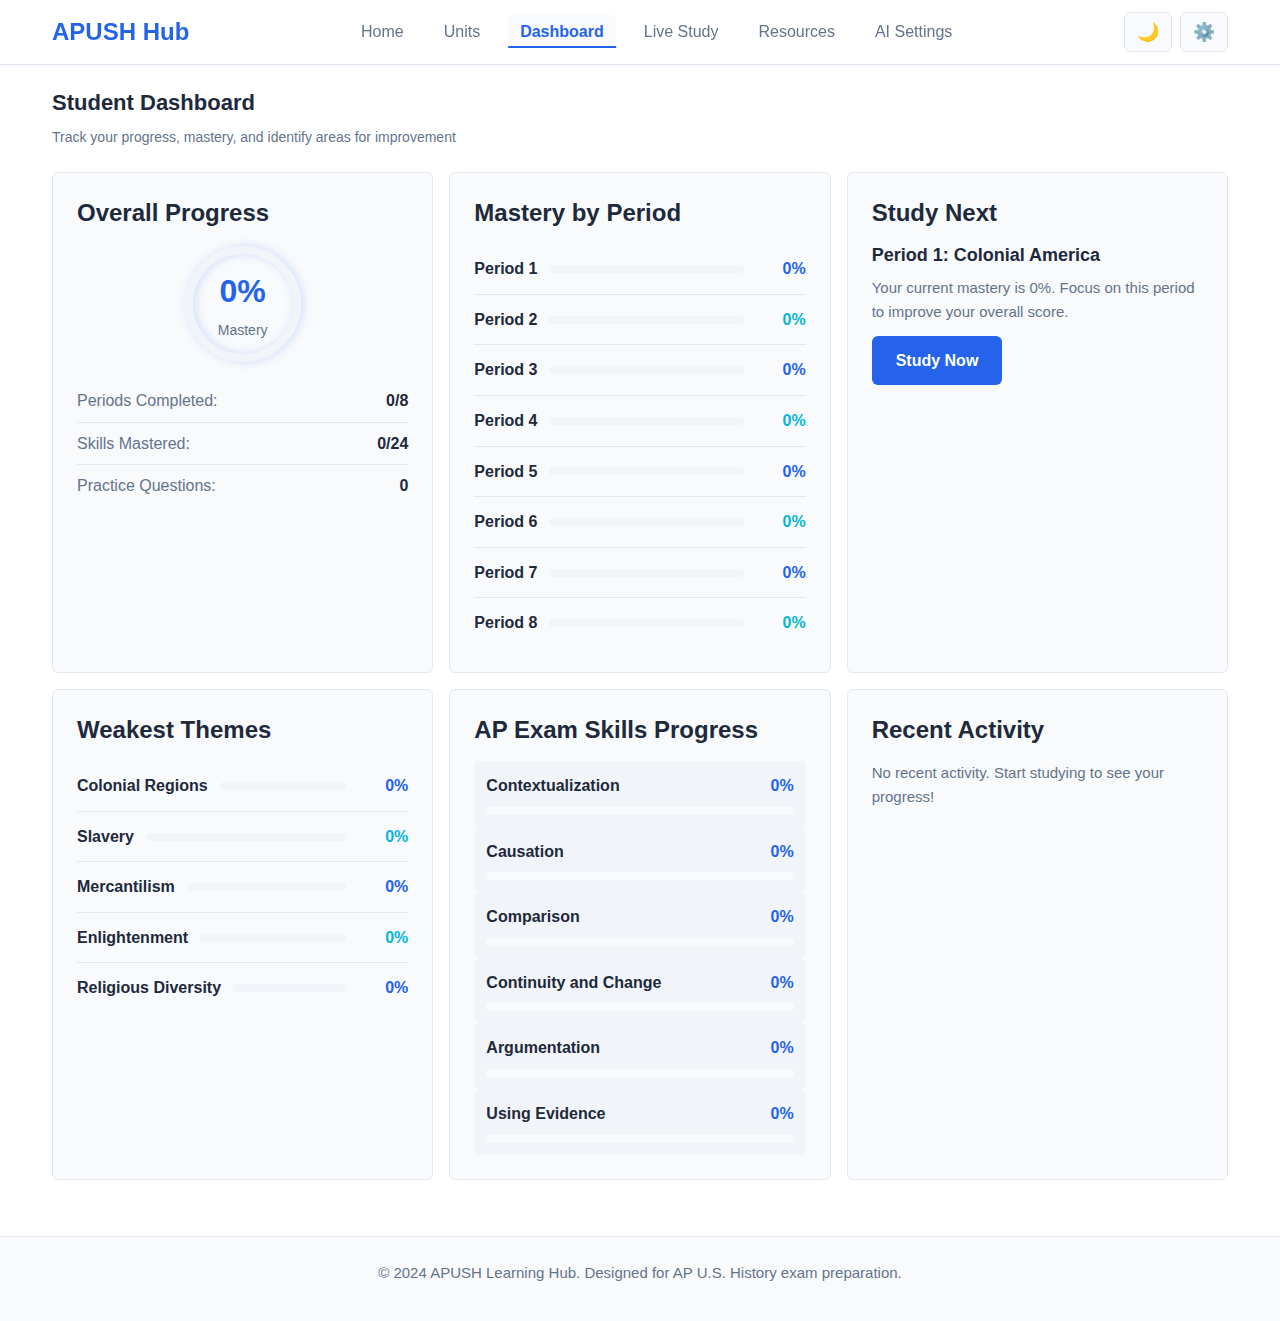
<file: dashboard.html>
<!DOCTYPE html>
<html lang="en">
<head>
    <meta charset="UTF-8">
    <meta name="viewport" content="width=device-width, initial-scale=1.0">
    <meta name="description" content="Track your APUSH progress and mastery across all periods">
    <title>Student Dashboard | APUSH Learning Hub</title>
    <link rel="stylesheet" href="styles.css">
</head>
<body>
    <nav class="navbar" role="navigation" aria-label="Main navigation">
        <div class="nav-container">
            <a href="index.html" class="logo" aria-label="APUSH Learning Hub Home">
                <span class="logo-text">APUSH Hub</span>
            </a>
            <button class="nav-toggle" aria-label="Toggle navigation menu" aria-expanded="false">
                <span></span>
                <span></span>
                <span></span>
            </button>
            <ul class="nav-menu">
                <li><a href="index.html" class="nav-link">Home</a></li>
                <li><a href="units.html" class="nav-link">Units</a></li>
                <li><a href="dashboard.html" class="nav-link active" aria-current="page">Dashboard</a></li>
                <li><a href="schedule.html" class="nav-link">Live Study</a></li>
                <li><a href="resources.html" class="nav-link">Resources</a></li>
                <li><a href="api-config.html" class="nav-link">AI Settings</a></li>
            </ul>
            <div class="nav-controls">
                <button class="theme-toggle" aria-label="Toggle dark mode" title="Toggle dark mode">
                    <span class="theme-icon">🌙</span>
                </button>
                <button class="motion-toggle" aria-label="Toggle reduced motion" title="Reduce motion">
                    <span class="motion-icon">⚙️</span>
                </button>
            </div>
        </div>
    </nav>

    <main class="main-content">
        <section class="dashboard-header" aria-labelledby="dashboard-heading">
            <div class="container">
                <h1 id="dashboard-heading" class="page-title">Student Dashboard</h1>
                <p class="page-subtitle">Track your progress, mastery, and identify areas for improvement</p>
            </div>
        </section>

        <section class="dashboard-content">
            <div class="container">
                <div class="dashboard-grid">
                    <div class="dashboard-card overview-card">
                        <h2 class="card-title">Overall Progress</h2>
                        <div class="overall-stats">
                            <div class="stat-circle">
                                <svg class="progress-ring" width="120" height="120">
                                    <defs>
                                        <linearGradient id="progress-gradient" x1="0%" y1="0%" x2="100%" y2="100%">
                                            <stop offset="0%" style="stop-color:var(--primary-color);stop-opacity:1" />
                                            <stop offset="100%" style="stop-color:var(--secondary-color);stop-opacity:1" />
                                        </linearGradient>
                                    </defs>
                                    <circle class="progress-ring-circle" cx="60" cy="60" r="54" fill="transparent" stroke="currentColor" stroke-width="8" stroke-dasharray="339.292" stroke-dashoffset="0"></circle>
                                    <circle class="progress-ring-progress" cx="60" cy="60" r="54" fill="transparent" stroke="url(#progress-gradient)" stroke-width="8" stroke-dasharray="339.292" stroke-dashoffset="0"></circle>
                                </svg>
                                <div class="stat-circle-content">
                                    <span class="stat-circle-value" id="overall-mastery">0%</span>
                                    <span class="stat-circle-label">Mastery</span>
                                </div>
                            </div>
                            <div class="overall-details">
                                <div class="detail-item">
                                    <span class="detail-label">Periods Completed:</span>
                                    <span class="detail-value" id="periods-completed-count">0/8</span>
                                </div>
                                <div class="detail-item">
                                    <span class="detail-label">Skills Mastered:</span>
                                    <span class="detail-value" id="skills-mastered-count">0/24</span>
                                </div>
                                <div class="detail-item">
                                    <span class="detail-label">Practice Questions:</span>
                                    <span class="detail-value" id="total-practice-questions">0</span>
                                </div>
                            </div>
                        </div>
                    </div>

                    <div class="dashboard-card mastery-card">
                        <h2 class="card-title">Mastery by Period</h2>
                        <div class="mastery-list" id="mastery-list" role="list">
                            <!-- Period mastery items will be dynamically generated -->
                        </div>
                    </div>

                    <div class="dashboard-card recommendation-card">
                        <h2 class="card-title">Study Next</h2>
                        <div class="recommendation-content" id="recommendation-content">
                            <p class="recommendation-text">Complete a period to get personalized recommendations</p>
                        </div>
                    </div>

                    <div class="dashboard-card weaknesses-card">
                        <h2 class="card-title">Weakest Themes</h2>
                        <div class="weaknesses-list" id="weaknesses-list" role="list">
                            <!-- Weak themes will be dynamically generated -->
                        </div>
                    </div>

                    <div class="dashboard-card skills-card">
                        <h2 class="card-title">AP Exam Skills Progress</h2>
                        <div class="skills-grid" id="skills-grid" role="list">
                            <!-- Skills will be dynamically generated -->
                        </div>
                    </div>

                    <div class="dashboard-card activity-card">
                        <h2 class="card-title">Recent Activity</h2>
                        <div class="activity-list" id="activity-list" role="list">
                            <!-- Activity items will be dynamically generated -->
                        </div>
                    </div>
                </div>
            </div>
        </section>
    </main>

    <footer class="footer" role="contentinfo">
        <div class="container">
            <p>&copy; 2024 APUSH Learning Hub. Designed for AP U.S. History exam preparation.</p>
        </div>
    </footer>

    <script src="apush-data.js"></script>
    <script src="script.js"></script>
    <script src="dashboard.js"></script>
</body>
</html>
</file>
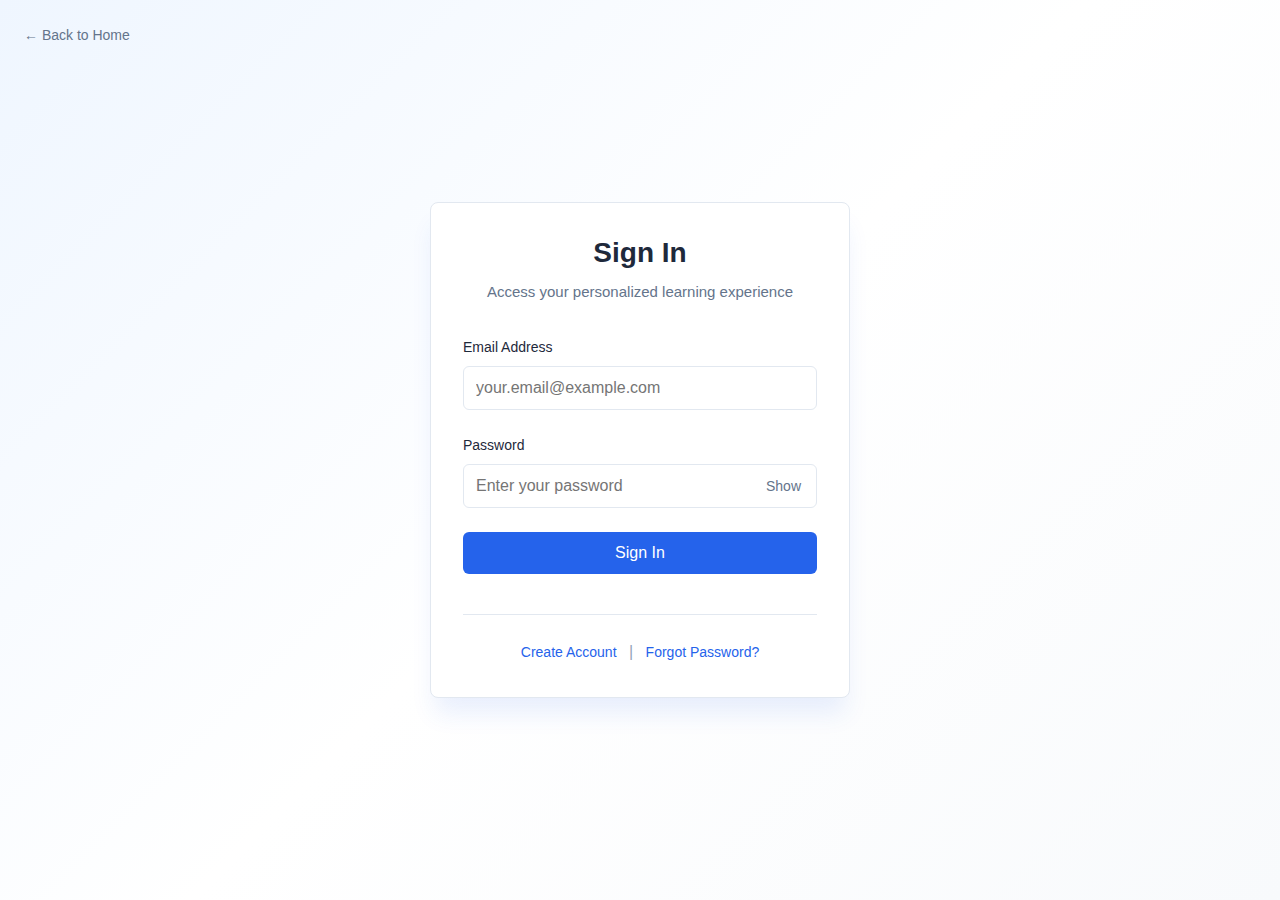
<file: login.html>
<!DOCTYPE html>
<html lang="en">
<head>
    <meta charset="UTF-8">
    <meta name="viewport" content="width=device-width, initial-scale=1.0">
    <meta name="description" content="Sign in to APUSH Learning Hub">
    <title>Sign In | APUSH Learning Hub</title>
    <link rel="stylesheet" href="styles.css">
    <style>
        .login-container {
            min-height: 100vh;
            display: flex;
            align-items: center;
            justify-content: center;
            padding: var(--spacing-xl);
            background: linear-gradient(135deg, var(--primary-50) 0%, var(--bg-primary) 50%, var(--bg-secondary) 100%);
        }
        
        .login-card {
            width: 100%;
            max-width: 420px;
            background-color: var(--bg-primary);
            border: 1px solid var(--border-color);
            border-radius: var(--border-radius-lg);
            padding: var(--spacing-2xl);
            box-shadow: var(--shadow-xl);
            animation: slideUp 0.4s cubic-bezier(0.4, 0, 0.2, 1);
        }
        
        @keyframes slideUp {
            from {
                opacity: 0;
                transform: translateY(20px);
            }
            to {
                opacity: 1;
                transform: translateY(0);
            }
        }
        
        .login-header {
            text-align: center;
            margin-bottom: var(--spacing-2xl);
        }
        
        .login-title {
            font-size: 1.75rem;
            font-weight: 600;
            color: var(--text-primary);
            margin-bottom: var(--spacing-sm);
        }
        
        .login-subtitle {
            font-size: 0.9375rem;
            color: var(--text-secondary);
        }
        
        .form-group {
            margin-bottom: var(--spacing-xl);
        }
        
        .form-label {
            display: block;
            font-weight: 500;
            color: var(--text-primary);
            margin-bottom: var(--spacing-sm);
            font-size: 0.875rem;
        }
        
        .form-input {
            width: 100%;
            padding: var(--spacing-md);
            border: 1px solid var(--border-color);
            border-radius: var(--border-radius);
            background-color: var(--bg-primary);
            color: var(--text-primary);
            font-size: 1rem;
            font-family: var(--font-sans);
            transition: all var(--transition-base);
            box-sizing: border-box;
        }
        
        .form-input:focus {
            outline: none;
            border-color: var(--primary-color);
            box-shadow: 0 0 0 3px rgba(37, 99, 235, 0.1);
        }
        
        .form-input.error {
            border-color: var(--error-color);
        }
        
        .input-group {
            position: relative;
        }
        
        .password-toggle {
            position: absolute;
            right: var(--spacing-md);
            top: 50%;
            transform: translateY(-50%);
            background: none;
            border: none;
            color: var(--text-secondary);
            cursor: pointer;
            padding: var(--spacing-xs);
            font-size: 0.875rem;
            transition: color var(--transition-fast);
        }
        
        .password-toggle:hover {
            color: var(--primary-color);
        }
        
        .error-message {
            display: none;
            padding: var(--spacing-md);
            background-color: rgba(239, 68, 68, 0.1);
            border-left: 3px solid var(--error-color);
            border-radius: var(--border-radius);
            color: var(--error-color);
            font-size: 0.875rem;
            margin-bottom: var(--spacing-lg);
            animation: slideDown 0.3s ease;
        }
        
        .error-message.show {
            display: block;
        }
        
        @keyframes slideDown {
            from {
                opacity: 0;
                transform: translateY(-10px);
            }
            to {
                opacity: 1;
                transform: translateY(0);
            }
        }
        
        .success-message {
            display: none;
            padding: var(--spacing-md);
            background-color: rgba(16, 185, 129, 0.1);
            border-left: 3px solid var(--success-color);
            border-radius: var(--border-radius);
            color: var(--success-color);
            font-size: 0.875rem;
            margin-bottom: var(--spacing-lg);
        }
        
        .success-message.show {
            display: block;
        }
        
        .btn-primary {
            width: 100%;
            padding: var(--spacing-md) var(--spacing-xl);
            background-color: var(--primary-color);
            color: var(--text-inverse);
            border: none;
            border-radius: var(--border-radius);
            font-size: 1rem;
            font-weight: 500;
            cursor: pointer;
            transition: all var(--transition-base);
            margin-bottom: var(--spacing-lg);
            position: relative;
            overflow: hidden;
        }
        
        .btn-primary:hover:not(:disabled) {
            background-color: var(--primary-hover);
            transform: translateY(-1px);
            box-shadow: var(--shadow-md);
        }
        
        .btn-primary:active:not(:disabled) {
            transform: translateY(0);
        }
        
        .btn-primary:disabled {
            opacity: 0.6;
            cursor: not-allowed;
        }
        
        .btn-primary.loading {
            color: transparent;
        }
        
        .btn-primary.loading::after {
            content: '';
            position: absolute;
            width: 20px;
            height: 20px;
            top: 50%;
            left: 50%;
            margin-left: -10px;
            margin-top: -10px;
            border: 2px solid var(--text-inverse);
            border-radius: 50%;
            border-top-color: transparent;
            animation: spin 0.6s linear infinite;
        }
        
        @keyframes spin {
            to { transform: rotate(360deg); }
        }
        
        .form-footer {
            text-align: center;
            margin-top: var(--spacing-xl);
            padding-top: var(--spacing-xl);
            border-top: 1px solid var(--border-color);
        }
        
        .form-footer-link {
            color: var(--primary-color);
            text-decoration: none;
            font-size: 0.875rem;
            transition: color var(--transition-fast);
            display: inline-block;
            margin: 0 var(--spacing-sm);
        }
        
        .form-footer-link:hover {
            color: var(--primary-hover);
            text-decoration: underline;
        }
        
        .back-link {
            position: absolute;
            top: var(--spacing-xl);
            left: var(--spacing-xl);
            color: var(--text-secondary);
            text-decoration: none;
            font-size: 0.875rem;
            transition: color var(--transition-fast);
            display: flex;
            align-items: center;
            gap: var(--spacing-xs);
        }
        
        .back-link:hover {
            color: var(--primary-color);
        }
    </style>
</head>
<body>
    <a href="index.html" class="back-link">← Back to Home</a>
    
    <div class="login-container">
        <div class="login-card">
            <div class="login-header">
                <h1 class="login-title">Sign In</h1>
                <p class="login-subtitle">Access your personalized learning experience</p>
            </div>
            
            <div id="error-message" class="error-message" role="alert"></div>
            <div id="success-message" class="success-message" role="alert"></div>
            
            <form id="login-form">
                <div class="form-group">
                    <label for="email" class="form-label">Email Address</label>
                    <input 
                        type="email" 
                        id="email" 
                        class="form-input" 
                        placeholder="your.email@example.com"
                        required
                        autocomplete="email"
                        aria-describedby="email-error"
                    >
                    <span id="email-error" class="error-message" role="alert"></span>
                </div>
                
                <div class="form-group">
                    <label for="password" class="form-label">Password</label>
                    <div class="input-group">
                        <input 
                            type="password" 
                            id="password" 
                            class="form-input" 
                            placeholder="Enter your password"
                            required
                            autocomplete="current-password"
                            aria-describedby="password-error"
                        >
                        <button 
                            type="button" 
                            class="password-toggle" 
                            id="toggle-password"
                            aria-label="Toggle password visibility"
                        >
                            Show
                        </button>
                    </div>
                    <span id="password-error" class="error-message" role="alert"></span>
                </div>
                
                <button type="submit" class="btn-primary" id="submit-btn">
                    Sign In
                </button>
            </form>
            
            <div class="form-footer">
                <a href="#" id="create-account-link" class="form-footer-link">Create Account</a>
                <span style="color: var(--text-muted);">|</span>
                <a href="#" id="forgot-password-link" class="form-footer-link">Forgot Password?</a>
            </div>
        </div>
    </div>
    
    <script src="user-session.js"></script>
    <script>
        // Redirect if already logged in
        document.getElementById("loginForm").addEventListener("submit", function(e){
            e.preventDefault();
            
            const username = document.getElementById("username").value;
            const password = document.getElementById("password").value;
            
            if(username === "admin" && password === "fbla123"){
                localStorage.setItem("loggedIn", "true");
                window.location.href = "dashboard.html";
            
            } else {
                alert("Invalid username or password");
            }
        });

        
        function initLoginForm() {
            const form = document.getElementById('login-form');
            const emailInput = document.getElementById('email');
            const passwordInput = document.getElementById('password');
            const togglePassword = document.getElementById('toggle-password');
            const submitBtn = document.getElementById('submit-btn');
            const errorMessage = document.getElementById('error-message');
            const successMessage = document.getElementById('success-message');
            const createAccountLink = document.getElementById('create-account-link');
            const forgotPasswordLink = document.getElementById('forgot-password-link');
            
            // Password toggle
            togglePassword.addEventListener('click', () => {
                const type = passwordInput.getAttribute('type') === 'password' ? 'text' : 'password';
                passwordInput.setAttribute('type', type);
                togglePassword.textContent = type === 'password' ? 'Show' : 'Hide';
            });
            
            // Email validation
            emailInput.addEventListener('blur', validateEmail);
            emailInput.addEventListener('input', () => {
                if (emailInput.classList.contains('error')) {
                    validateEmail();
                }
            });
            
            // Password validation
            passwordInput.addEventListener('blur', validatePassword);
            passwordInput.addEventListener('input', () => {
                if (passwordInput.classList.contains('error')) {
                    validatePassword();
                }
                updateSubmitButton();
            });
            
            // Form submission
            form.addEventListener('submit', async (e) => {
                e.preventDefault();
                
                if (!validateForm()) {
                    return;
                }
                
                const email = emailInput.value.trim();
                const password = passwordInput.value;
                
                submitBtn.disabled = true;
                submitBtn.classList.add('loading');
                errorMessage.classList.remove('show');
                successMessage.classList.remove('show');
                
                try {
                    // Authenticate user
                    window.AuthManager.authenticate(email, password);
                    
                    // Success - redirect to dashboard
                    successMessage.textContent = 'Login successful! Redirecting...';
                    successMessage.classList.add('show');
                    
                    setTimeout(() => {
                        window.location.href = 'index.html';
                    }, 500);
                    
                } catch (error) {
                    errorMessage.textContent = error.message || 'An error occurred. Please try again.';
                    errorMessage.classList.add('show');
                    submitBtn.disabled = false;
                    submitBtn.classList.remove('loading');
                }
            });
            
            // Create account handler
            createAccountLink.addEventListener('click', (e) => {
                e.preventDefault();
                showCreateAccountModal();
            });
            
            // Forgot password handler
            forgotPasswordLink.addEventListener('click', (e) => {
                e.preventDefault();
                showForgotPasswordMessage();
            });
        }
        
        function validateEmail() {
            const emailInput = document.getElementById('email');
            const emailError = document.getElementById('email-error');
            const email = emailInput.value.trim();
            
            if (!email) {
                emailInput.classList.add('error');
                emailError.textContent = 'Email is required.';
                emailError.classList.add('show');
                return false;
            }
            
            const emailRegex = /^[^\s@]+@[^\s@]+\.[^\s@]+$/;
            if (!emailRegex.test(email)) {
                emailInput.classList.add('error');
                emailError.textContent = 'Please enter a valid email address.';
                emailError.classList.add('show');
                return false;
            }
            
            emailInput.classList.remove('error');
            emailError.classList.remove('show');
            return true;
        }
        
        function validatePassword() {
            const passwordInput = document.getElementById('password');
            const passwordError = document.getElementById('password-error');
            const password = passwordInput.value;
            
            if (!password) {
                passwordInput.classList.add('error');
                passwordError.textContent = 'Password is required.';
                passwordError.classList.add('show');
                return false;
            }
            
            if (password.length < 6) {
                passwordInput.classList.add('error');
                passwordError.textContent = 'Password must be at least 6 characters.';
                passwordError.classList.add('show');
                return false;
            }
            
            passwordInput.classList.remove('error');
            passwordError.classList.remove('show');
            return true;
        }
        
        function validateForm() {
            const emailValid = validateEmail();
            const passwordValid = validatePassword();
            return emailValid && passwordValid;
        }
        
        function updateSubmitButton() {
            const submitBtn = document.getElementById('submit-btn');
            const email = document.getElementById('email').value.trim();
            const password = document.getElementById('password').value;
            
            submitBtn.disabled = !(email && password && password.length >= 6);
        }
        
        function showCreateAccountModal() {
            const email = document.getElementById('email').value.trim();
            const password = document.getElementById('password').value;
            
            const emailPrompt = email || prompt('Enter your email address:');
            if (!emailPrompt) return;
            
            const passwordPrompt = password || prompt('Create a password (min 6 characters):');
            if (!passwordPrompt || passwordPrompt.length < 6) {
                alert('Password must be at least 6 characters.');
                return;
            }
            
            const confirmPassword = prompt('Confirm your password:');
            if (passwordPrompt !== confirmPassword) {
                alert('Passwords do not match.');
                return;
            }
            
            try {
                window.AuthManager.createAccount(emailPrompt, passwordPrompt);
                window.AuthManager.authenticate(emailPrompt, passwordPrompt);
                alert('Account created successfully! Redirecting...');
                window.location.href = 'index.html';
            } catch (error) {
                alert(error.message || 'Failed to create account. Please try again.');
            }
        }
        
        function showForgotPasswordMessage() {
            alert('Please contact support to reset your password. For demo purposes, you can create a new account with a different email.');
        }
    </script>
</body>
</html>
</file>
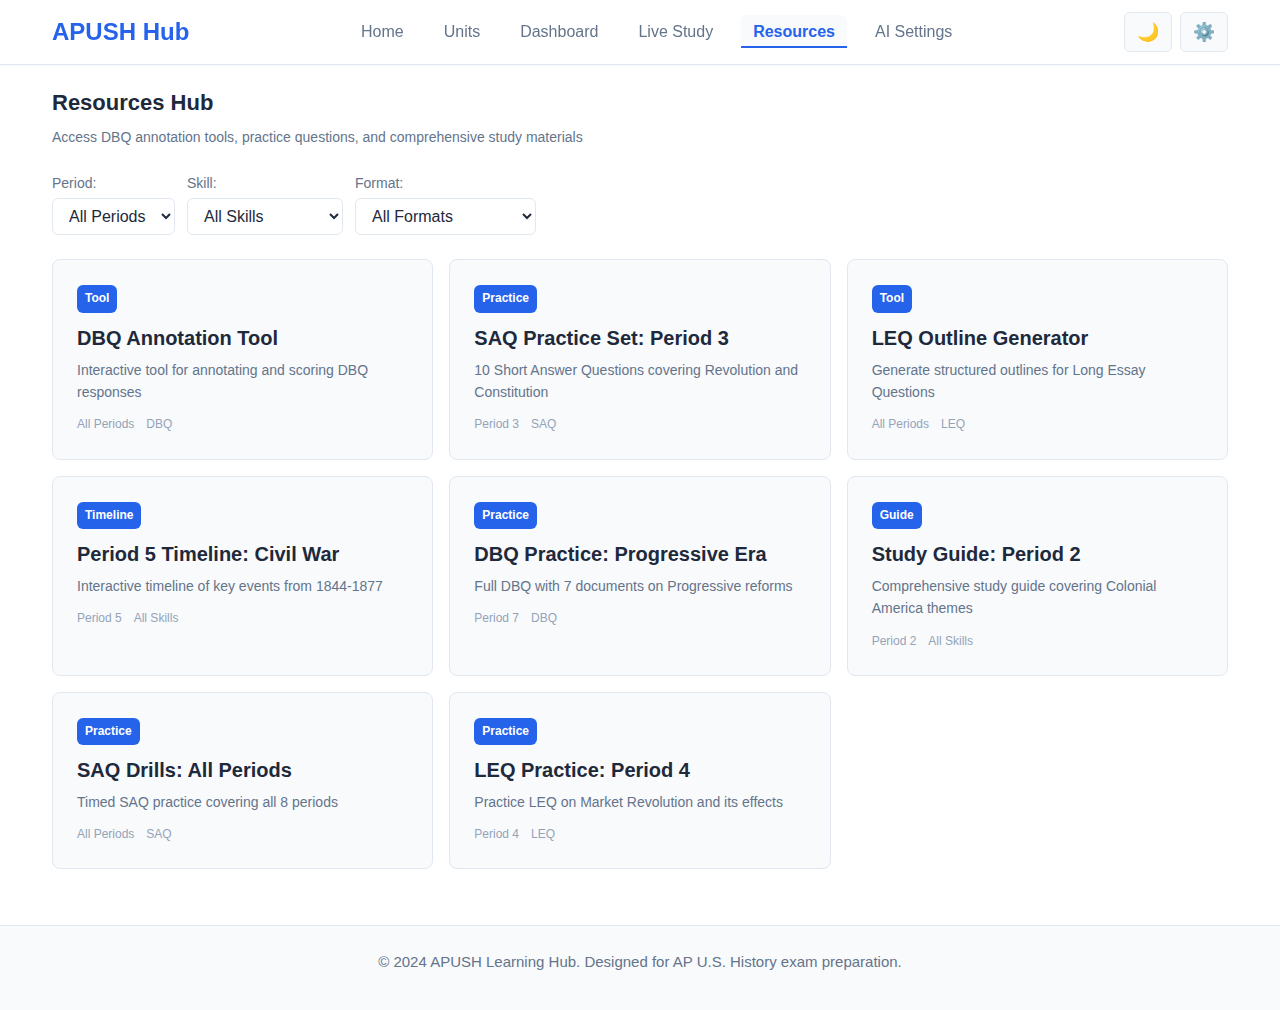
<file: resources.html>
<!DOCTYPE html>
<html lang="en">
<head>
    <meta charset="UTF-8">
    <meta name="viewport" content="width=device-width, initial-scale=1.0">
    <meta name="description" content="Access DBQ tools, practice questions, and study materials">
    <title>Resources Hub | APUSH Learning Hub</title>
    <link rel="stylesheet" href="styles.css">
</head>
<body>
    <nav class="navbar" role="navigation" aria-label="Main navigation">
        <div class="nav-container">
            <a href="index.html" class="logo" aria-label="APUSH Learning Hub Home">
                <span class="logo-text">APUSH Hub</span>
            </a>
            <button class="nav-toggle" aria-label="Toggle navigation menu" aria-expanded="false">
                <span></span>
                <span></span>
                <span></span>
            </button>
            <ul class="nav-menu">
                <li><a href="index.html" class="nav-link">Home</a></li>
                <li><a href="units.html" class="nav-link">Units</a></li>
                <li><a href="dashboard.html" class="nav-link">Dashboard</a></li>
                <li><a href="schedule.html" class="nav-link">Live Study</a></li>
                <li><a href="resources.html" class="nav-link active" aria-current="page">Resources</a></li>
                <li><a href="api-config.html" class="nav-link">AI Settings</a></li>
            </ul>
            <div class="nav-controls">
                <button class="theme-toggle" aria-label="Toggle dark mode" title="Toggle dark mode">
                    <span class="theme-icon">🌙</span>
                </button>
                <button class="motion-toggle" aria-label="Toggle reduced motion" title="Reduce motion">
                    <span class="motion-icon">⚙️</span>
                </button>
            </div>
        </div>
    </nav>

    <main class="main-content">
        <section class="resources-header" aria-labelledby="resources-heading">
            <div class="container">
                <h1 id="resources-heading" class="page-title">Resources Hub</h1>
                <p class="page-subtitle">Access DBQ annotation tools, practice questions, and comprehensive study materials</p>
            </div>
        </section>

        <section class="resources-content">
            <div class="container">
                <div class="resources-filters">
                    <div class="filter-group">
                        <label for="period-filter-resources" class="filter-label">Period:</label>
                        <select id="period-filter-resources" class="filter-select" aria-label="Filter by period">
                            <option value="all">All Periods</option>
                            <option value="2">Period 2</option>
                            <option value="3">Period 3</option>
                            <option value="4">Period 4</option>
                            <option value="5">Period 5</option>
                            <option value="6">Period 6</option>
                            <option value="7">Period 7</option>
                            <option value="8">Period 8</option>
                            <option value="9">Period 9</option>
                        </select>
                    </div>
                    <div class="filter-group">
                        <label for="skill-filter" class="filter-label">Skill:</label>
                        <select id="skill-filter" class="filter-select" aria-label="Filter by skill">
                            <option value="all">All Skills</option>
                            <option value="saq">SAQ</option>
                            <option value="dbq">DBQ</option>
                            <option value="leq">LEQ</option>
                            <option value="mcq">Multiple Choice</option>
                        </select>
                    </div>
                    <div class="filter-group">
                        <label for="format-filter" class="filter-label">Format:</label>
                        <select id="format-filter" class="filter-select" aria-label="Filter by format">
                            <option value="all">All Formats</option>
                            <option value="practice">Practice Questions</option>
                            <option value="tool">Interactive Tools</option>
                            <option value="guide">Study Guides</option>
                            <option value="timeline">Timelines</option>
                        </select>
                    </div>
                </div>

                <div class="resources-grid" id="resources-grid" role="list">
                    <!-- Resources will be dynamically generated -->
                </div>
            </div>
        </section>

        <!-- DBQ Tool Modal -->
        <div class="modal" id="dbq-modal" role="dialog" aria-labelledby="dbq-modal-title" aria-hidden="true">
            <div class="modal-content">
                <div class="modal-header">
                    <h2 id="dbq-modal-title" class="modal-title">DBQ Annotation Tool</h2>
                    <button class="modal-close" aria-label="Close modal">&times;</button>
                </div>
                <div class="modal-body">
                    <div class="dbq-tool">
                        <div class="dbq-document-area">
                            <h3 class="dbq-section-title">Document</h3>
                            <div class="dbq-document" id="dbq-document" contenteditable="true" role="textbox" aria-label="DBQ document text">
                                <p>Select a DBQ prompt to begin annotation...</p>
                            </div>
                        </div>
                        <div class="dbq-annotation-panel">
                            <h3 class="dbq-section-title">Annotations</h3>
                            <div class="annotation-controls">
                                <button class="annotation-btn" data-type="thesis">Thesis</button>
                                <button class="annotation-btn" data-type="context">Context</button>
                                <button class="annotation-btn" data-type="evidence">Evidence</button>
                                <button class="annotation-btn" data-type="analysis">Analysis</button>
                            </div>
                            <div class="annotations-list" id="annotations-list"></div>
                        </div>
                        <div class="dbq-scorer">
                            <h3 class="dbq-section-title">DBQ Scorer</h3>
                            <div class="scorer-form">
                                <div class="scorer-item">
                                    <label>Thesis (1 pt):</label>
                                    <input type="checkbox" id="thesis-point" aria-label="Thesis point">
                                </div>
                                <div class="scorer-item">
                                    <label>Context (1 pt):</label>
                                    <input type="checkbox" id="context-point" aria-label="Context point">
                                </div>
                                <div class="scorer-item">
                                    <label>Evidence (3 pts):</label>
                                    <input type="number" id="evidence-points" min="0" max="3" value="0" aria-label="Evidence points">
                                </div>
                                <div class="scorer-item">
                                    <label>Analysis (2 pts):</label>
                                    <input type="number" id="analysis-points" min="0" max="2" value="0" aria-label="Analysis points">
                                </div>
                                <div class="scorer-total">
                                    <strong>Total Score: <span id="dbq-total-score">0</span>/7</strong>
                                </div>
                            </div>
                        </div>
                    </div>
                </div>
            </div>
        </div>

        <!-- SAQ Practice Modal -->
        <div class="modal" id="saq-modal" role="dialog" aria-labelledby="saq-modal-title" aria-hidden="true">
            <div class="modal-content saq-modal-content">
                <div class="modal-header">
                    <h2 id="saq-modal-title" class="modal-title">SAQ Practice</h2>
                    <button class="modal-close" aria-label="Close modal">&times;</button>
                </div>
                <div class="modal-body">
                    <div class="saq-practice">
                        <div class="saq-progress">
                            <span id="saq-question-counter">Question 1 of 10</span>
                            <button id="saq-prev-btn" class="saq-nav-btn" disabled>← Previous</button>
                            <button id="saq-next-btn" class="saq-nav-btn">Next →</button>
                        </div>
                        <div class="saq-question-container">
                            <div class="saq-question" id="saq-question-text"></div>
                            <div class="saq-prompt" id="saq-prompt-text"></div>
                            <div class="saq-answer-section">
                                <label for="saq-answer-input" class="saq-answer-label">Your Answer:</label>
                                <textarea id="saq-answer-input" class="saq-answer-input" rows="6" placeholder="Type your response here..."></textarea>
                                <div class="saq-answer-hint" id="saq-answer-hint">Tip: SAQ responses should be 2-3 sentences and directly address all parts of the question.</div>
                            </div>
                            <div class="saq-actions">
                                <button id="saq-check-btn" class="saq-check-btn">Check Answer</button>
                                <button id="saq-show-answer-btn" class="saq-show-answer-btn">Show Sample Answer</button>
                            </div>
                            <div class="saq-feedback" id="saq-feedback" style="display: none;"></div>
                            <div class="saq-sample-answer" id="saq-sample-answer" style="display: none;"></div>
                        </div>
                    </div>
                </div>
            </div>
        </div>

        <!-- Interactive Timeline Modal -->
        <div class="modal" id="timeline-modal" role="dialog" aria-labelledby="timeline-modal-title" aria-hidden="true">
            <div class="modal-content timeline-modal-content">
                <div class="modal-header">
                    <h2 id="timeline-modal-title" class="modal-title">Interactive Timeline</h2>
                    <button class="modal-close" aria-label="Close modal">&times;</button>
                </div>
                <div class="modal-body">
                    <div class="timeline-container">
                        <div class="timeline-header">
                            <h3 id="timeline-period-name"></h3>
                            <p id="timeline-period-dates"></p>
                        </div>
                        <div class="timeline-scroll-container" id="timeline-scroll-container">
                            <div class="timeline-line"></div>
                            <div class="timeline-events" id="timeline-events"></div>
                        </div>
                    </div>
                </div>
            </div>
        </div>
    </main>

    <footer class="footer" role="contentinfo">
        <div class="container">
            <p>&copy; 2024 APUSH Learning Hub. Designed for AP U.S. History exam preparation.</p>
        </div>
    </footer>

    <script src="apush-data.js"></script>
    <script src="script.js"></script>
    <script src="resources.js"></script>
</body>
</html>
</file>
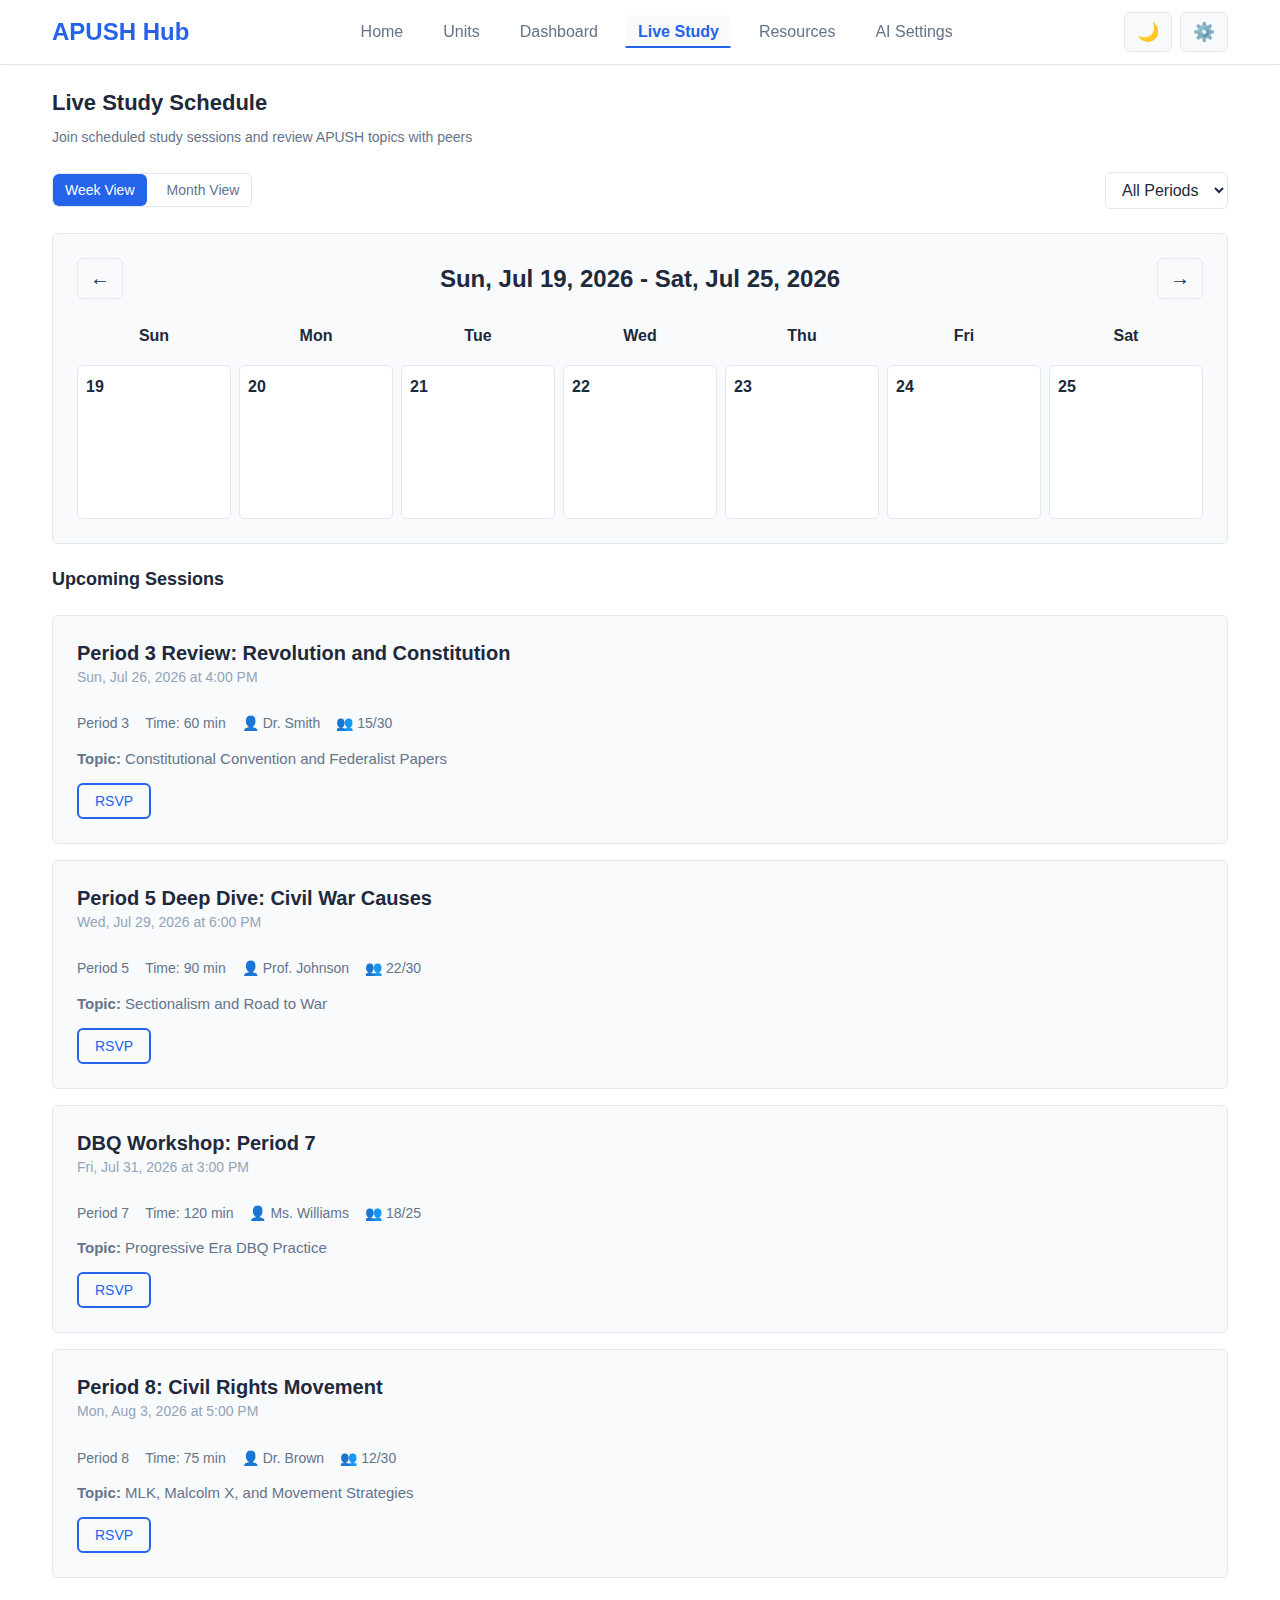
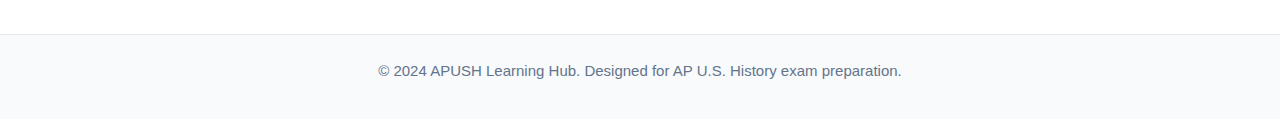
<file: schedule.html>
<!DOCTYPE html>
<html lang="en">
<head>
    <meta charset="UTF-8">
    <meta name="viewport" content="width=device-width, initial-scale=1.0">
    <meta name="description" content="Join live APUSH study sessions and review topics">
    <title>Live Study Schedule | APUSH Learning Hub</title>
    <link rel="stylesheet" href="styles.css">
</head>
<body>
    <nav class="navbar" role="navigation" aria-label="Main navigation">
        <div class="nav-container">
            <a href="index.html" class="logo" aria-label="APUSH Learning Hub Home">
                <span class="logo-text">APUSH Hub</span>
            </a>
            <button class="nav-toggle" aria-label="Toggle navigation menu" aria-expanded="false">
                <span></span>
                <span></span>
                <span></span>
            </button>
            <ul class="nav-menu">
                <li><a href="index.html" class="nav-link">Home</a></li>
                <li><a href="units.html" class="nav-link">Units</a></li>
                <li><a href="dashboard.html" class="nav-link">Dashboard</a></li>
                <li><a href="schedule.html" class="nav-link active" aria-current="page">Live Study</a></li>
                <li><a href="resources.html" class="nav-link">Resources</a></li>
                <li><a href="api-config.html" class="nav-link">AI Settings</a></li>
            </ul>
            <div class="nav-controls">
                <button class="theme-toggle" aria-label="Toggle dark mode" title="Toggle dark mode">
                    <span class="theme-icon">🌙</span>
                </button>
                <button class="motion-toggle" aria-label="Toggle reduced motion" title="Reduce motion">
                    <span class="motion-icon">⚙️</span>
                </button>
            </div>
        </div>
    </nav>

    <main class="main-content">
        <section class="schedule-header" aria-labelledby="schedule-heading">
            <div class="container">
                <h1 id="schedule-heading" class="page-title">Live Study Schedule</h1>
                <p class="page-subtitle">Join scheduled study sessions and review APUSH topics with peers</p>
            </div>
        </section>

        <section class="schedule-content">
            <div class="container">
                <div class="schedule-controls">
                    <div class="view-toggle">
                        <button class="view-btn active" data-view="week" aria-pressed="true">Week View</button>
                        <button class="view-btn" data-view="month" aria-pressed="false">Month View</button>
                    </div>
                    <div class="filter-controls">
                        <select id="period-filter" class="filter-select" aria-label="Filter by period">
                            <option value="all">All Periods</option>
                            <option value="2">Period 2</option>
                            <option value="3">Period 3</option>
                            <option value="4">Period 4</option>
                            <option value="5">Period 5</option>
                            <option value="6">Period 6</option>
                            <option value="7">Period 7</option>
                            <option value="8">Period 8</option>
                            <option value="9">Period 9</option>
                        </select>
                    </div>
                </div>

                <div class="calendar-container">
                    <div class="calendar-header">
                        <button class="calendar-nav-btn" id="prev-week" aria-label="Previous week">
                            <span>←</span>
                        </button>
                        <h2 class="calendar-title" id="calendar-title">This Week</h2>
                        <button class="calendar-nav-btn" id="next-week" aria-label="Next week">
                            <span>→</span>
                        </button>
                    </div>
                    <div class="calendar-grid" id="calendar-grid" role="grid">
                        <!-- Calendar will be dynamically generated -->
                    </div>
                </div>

                <div class="upcoming-sessions">
                    <h2 class="section-title">Upcoming Sessions</h2>
                    <div class="sessions-list" id="sessions-list" role="list">
                        <!-- Sessions will be dynamically generated -->
                    </div>
                </div>
            </div>
        </section>
    </main>

    <footer class="footer" role="contentinfo">
        <div class="container">
            <p>&copy; 2024 APUSH Learning Hub. Designed for AP U.S. History exam preparation.</p>
        </div>
    </footer>

    <script src="script.js"></script>
    <script src="schedule.js"></script>
</body>
</html>
</file>
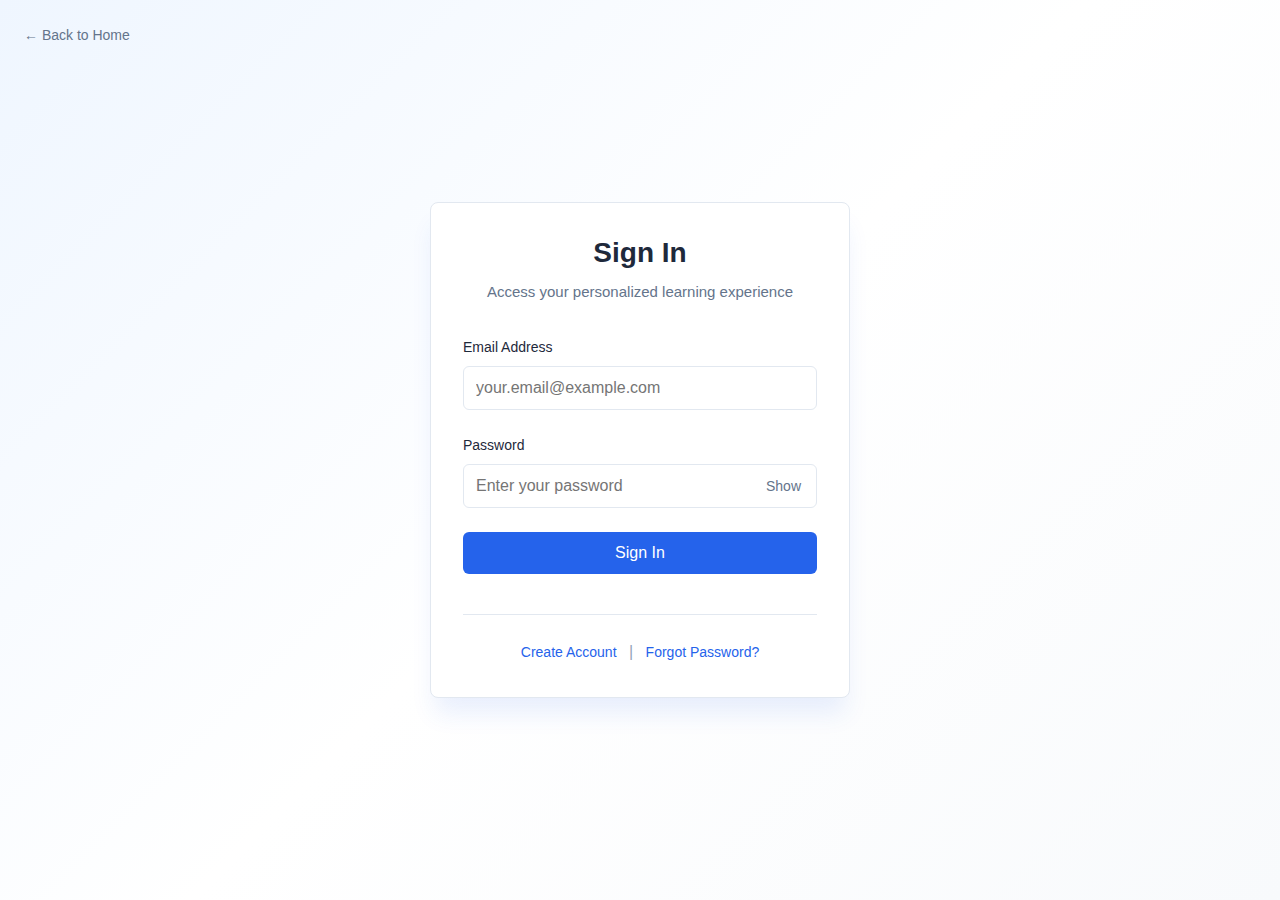
<file: settings.html>
<!DOCTYPE html>
<html lang="en">
<head>
    <meta charset="UTF-8">
    <meta name="viewport" content="width=device-width, initial-scale=1.0">
    <meta name="description" content="Account settings and preferences">
    <title>Settings | APUSH Learning Hub</title>
    <link rel="stylesheet" href="styles.css">
    <style>
        .settings-container {
            display: flex;
            min-height: calc(100vh - 200px);
            gap: var(--spacing-xl);
            padding: var(--spacing-xl) 0;
        }
        
        .settings-sidebar {
            width: 240px;
            flex-shrink: 0;
        }
        
        .settings-nav {
            background-color: var(--bg-secondary);
            border: 1px solid var(--border-color);
            border-radius: var(--border-radius-lg);
            padding: var(--spacing-md);
            position: sticky;
            top: calc(var(--spacing-xl) + 80px);
        }
        
        .settings-nav-item {
            display: block;
            padding: var(--spacing-md);
            color: var(--text-secondary);
            text-decoration: none;
            border-radius: var(--border-radius);
            transition: all var(--transition-base);
            margin-bottom: var(--spacing-xs);
            font-size: 0.9375rem;
        }
        
        .settings-nav-item:hover {
            background-color: var(--bg-tertiary);
            color: var(--primary-color);
        }
        
        .settings-nav-item.active {
            background-color: var(--primary-color);
            color: var(--text-inverse);
            font-weight: 500;
        }
        
        .settings-content {
            flex: 1;
            max-width: 800px;
        }
        
        .settings-section {
            background-color: var(--bg-secondary);
            border: 1px solid var(--border-color);
            border-radius: var(--border-radius-lg);
            padding: var(--spacing-2xl);
            margin-bottom: var(--spacing-xl);
            animation: fadeIn 0.3s ease;
        }
        
        @keyframes fadeIn {
            from { opacity: 0; transform: translateY(10px); }
            to { opacity: 1; transform: translateY(0); }
        }
        
        .settings-section.hidden {
            display: none;
        }
        
        .section-title {
            font-size: 1.5rem;
            font-weight: 600;
            color: var(--text-primary);
            margin-bottom: var(--spacing-md);
        }
        
        .section-description {
            color: var(--text-secondary);
            font-size: 0.9375rem;
            margin-bottom: var(--spacing-xl);
        }
        
        .setting-item {
            display: flex;
            justify-content: space-between;
            align-items: center;
            padding: var(--spacing-lg) 0;
            border-bottom: 1px solid var(--border-color);
        }
        
        .setting-item:last-child {
            border-bottom: none;
        }
        
        .setting-label {
            flex: 1;
        }
        
        .setting-title {
            font-weight: 500;
            color: var(--text-primary);
            margin-bottom: var(--spacing-xs);
        }
        
        .setting-description {
            font-size: 0.875rem;
            color: var(--text-secondary);
        }
        
        .setting-control {
            flex-shrink: 0;
            margin-left: var(--spacing-lg);
        }
        
        .toggle-switch {
            position: relative;
            width: 48px;
            height: 24px;
            background-color: var(--bg-tertiary);
            border-radius: 12px;
            cursor: pointer;
            transition: background-color var(--transition-base);
        }
        
        .toggle-switch.active {
            background-color: var(--primary-color);
        }
        
        .toggle-switch::after {
            content: '';
            position: absolute;
            width: 20px;
            height: 20px;
            border-radius: 50%;
            background-color: white;
            top: 2px;
            left: 2px;
            transition: transform var(--transition-base);
            box-shadow: 0 2px 4px rgba(0, 0, 0, 0.2);
        }
        
        .toggle-switch.active::after {
            transform: translateX(24px);
        }
        
        .select-control {
            padding: var(--spacing-sm) var(--spacing-md);
            border: 1px solid var(--border-color);
            border-radius: var(--border-radius);
            background-color: var(--bg-primary);
            color: var(--text-primary);
            font-size: 0.875rem;
            cursor: pointer;
            transition: all var(--transition-base);
        }
        
        .select-control:focus {
            outline: none;
            border-color: var(--primary-color);
            box-shadow: 0 0 0 3px rgba(37, 99, 235, 0.1);
        }
        
        .btn-secondary {
            padding: var(--spacing-sm) var(--spacing-lg);
            background-color: var(--bg-tertiary);
            color: var(--text-primary);
            border: 1px solid var(--border-color);
            border-radius: var(--border-radius);
            font-size: 0.875rem;
            font-weight: 500;
            cursor: pointer;
            transition: all var(--transition-base);
        }
        
        .btn-secondary:hover {
            background-color: var(--bg-hover);
            border-color: var(--border-hover);
        }
        
        .btn-danger {
            padding: var(--spacing-sm) var(--spacing-lg);
            background-color: var(--error-color);
            color: var(--text-inverse);
            border: none;
            border-radius: var(--border-radius);
            font-size: 0.875rem;
            font-weight: 500;
            cursor: pointer;
            transition: all var(--transition-base);
        }
        
        .btn-danger:hover {
            background-color: var(--error-light);
        }
        
        .account-email {
            font-size: 1rem;
            color: var(--primary-color);
            font-weight: 500;
        }
        
        .last-login {
            font-size: 0.875rem;
            color: var(--text-secondary);
            margin-top: var(--spacing-sm);
        }
        
        .password-form {
            margin-top: var(--spacing-lg);
            padding-top: var(--spacing-lg);
            border-top: 1px solid var(--border-color);
        }
        
        .password-form-group {
            margin-bottom: var(--spacing-md);
        }
        
        .password-form-label {
            display: block;
            font-size: 0.875rem;
            font-weight: 500;
            color: var(--text-primary);
            margin-bottom: var(--spacing-xs);
        }
        
        .password-form-input {
            width: 100%;
            max-width: 400px;
            padding: var(--spacing-sm) var(--spacing-md);
            border: 1px solid var(--border-color);
            border-radius: var(--border-radius);
            background-color: var(--bg-primary);
            color: var(--text-primary);
            font-size: 0.875rem;
        }
        
        .password-form-input:focus {
            outline: none;
            border-color: var(--primary-color);
            box-shadow: 0 0 0 3px rgba(37, 99, 235, 0.1);
        }
        
        .password-form-actions {
            margin-top: var(--spacing-md);
        }
        
        .password-message {
            padding: var(--spacing-md);
            border-radius: var(--border-radius);
            font-size: 0.875rem;
            margin-top: var(--spacing-md);
            display: none;
        }
        
        .password-message.show {
            display: block;
        }
        
        .password-message.success {
            background-color: rgba(16, 185, 129, 0.1);
            border-left: 3px solid var(--success-color);
            color: var(--success-color);
        }
        
        .password-message.error {
            background-color: rgba(239, 68, 68, 0.1);
            border-left: 3px solid var(--error-color);
            color: var(--error-color);
        }
        
        @media (max-width: 768px) {
            .settings-container {
                flex-direction: column;
            }
            
            .settings-sidebar {
                width: 100%;
            }
            
            .settings-nav {
                position: static;
                display: flex;
                overflow-x: auto;
                gap: var(--spacing-sm);
            }
            
            .settings-nav-item {
                white-space: nowrap;
            }
        }
    </style>
</head>
<body>
    <nav class="navbar" role="navigation" aria-label="Main navigation">
        <div class="nav-container">
            <a href="index.html" class="logo" aria-label="APUSH Learning Hub Home">
                <span class="logo-text">APUSH Hub</span>
            </a>
            <button class="nav-toggle" aria-label="Toggle navigation menu" aria-expanded="false">
                <span></span>
                <span></span>
                <span></span>
            </button>
            <ul class="nav-menu">
                <li><a href="index.html" class="nav-link">Home</a></li>
                <li><a href="units.html" class="nav-link">Units</a></li>
                <li><a href="dashboard.html" class="nav-link">Dashboard</a></li>
                <li><a href="schedule.html" class="nav-link">Live Study</a></li>
                <li><a href="resources.html" class="nav-link">Resources</a></li>
                <li><a href="api-config.html" class="nav-link">AI Settings</a></li>
                <li><a href="settings.html" class="nav-link active">Settings</a></li>
            </ul>
            <div class="nav-controls">
                <button class="theme-toggle" aria-label="Toggle dark mode" title="Toggle dark mode">
                    <span class="theme-icon">🌙</span>
                </button>
                <button class="motion-toggle" aria-label="Toggle reduced motion" title="Reduce motion">
                    <span class="motion-icon">⚙️</span>
                </button>
            </div>
        </div>
    </nav>

    <main class="main-content">
        <div class="container">
            <div class="settings-container">
                <aside class="settings-sidebar">
                    <nav class="settings-nav" role="navigation" aria-label="Settings navigation">
                        <a href="#account" class="settings-nav-item active" data-section="account">Account</a>
                        <a href="#appearance" class="settings-nav-item" data-section="appearance">Appearance</a>
                        <a href="#accessibility" class="settings-nav-item" data-section="accessibility">Accessibility</a>
                        <a href="#privacy" class="settings-nav-item" data-section="privacy">Privacy & Data</a>
                        <a href="#security" class="settings-nav-item" data-section="security">Session & Security</a>
                    </nav>
                </aside>
                
                <div class="settings-content">
                    <!-- Account Section -->
                    <section id="account-section" class="settings-section">
                        <h2 class="section-title">Account</h2>
                        <p class="section-description">Manage your account information and authentication</p>
                        
                        <div class="setting-item">
                            <div class="setting-label">
                                <div class="setting-title">Email Address</div>
                                <div class="account-email" id="account-email">Loading...</div>
                                <div class="last-login" id="last-login"></div>
                            </div>
                        </div>
                        
                        <div class="setting-item">
                            <div class="setting-label">
                                <div class="setting-title">Change Password</div>
                                <div class="setting-description">Update your account password</div>
                            </div>
                            <div class="setting-control">
                                <button class="btn-secondary" id="change-password-btn">Change Password</button>
                            </div>
                        </div>
                        
                        <div class="password-form hidden" id="password-form">
                            <div class="password-form-group">
                                <label class="password-form-label" for="current-password">Current Password</label>
                                <input type="password" id="current-password" class="password-form-input" autocomplete="current-password">
                            </div>
                            <div class="password-form-group">
                                <label class="password-form-label" for="new-password">New Password</label>
                                <input type="password" id="new-password" class="password-form-input" autocomplete="new-password">
                            </div>
                            <div class="password-form-group">
                                <label class="password-form-label" for="confirm-password">Confirm New Password</label>
                                <input type="password" id="confirm-password" class="password-form-input" autocomplete="new-password">
                            </div>
                            <div class="password-form-actions">
                                <button class="btn-primary" id="save-password-btn">Save Password</button>
                                <button class="btn-secondary" id="cancel-password-btn">Cancel</button>
                            </div>
                            <div class="password-message" id="password-message"></div>
                        </div>
                        
                        <div class="setting-item">
                            <div class="setting-label">
                                <div class="setting-title">Log Out</div>
                                <div class="setting-description">Sign out of your account</div>
                            </div>
                            <div class="setting-control">
                                <button class="btn-danger" id="logout-btn">Log Out</button>
                            </div>
                        </div>
                    </section>
                    
                    <!-- Appearance Section -->
                    <section id="appearance-section" class="settings-section hidden">
                        <h2 class="section-title">Appearance</h2>
                        <p class="section-description">Customize the look and feel of the application</p>
                        
                        <div class="setting-item">
                            <div class="setting-label">
                                <div class="setting-title">Theme</div>
                                <div class="setting-description">Choose your preferred color theme</div>
                            </div>
                            <div class="setting-control">
                                <select id="theme-select" class="select-control">
                                    <option value="light">Light</option>
                                    <option value="dark">Dark</option>
                                    <option value="system">System</option>
                                </select>
                            </div>
                        </div>
                    </section>
                    
                    <!-- Accessibility Section -->
                    <section id="accessibility-section" class="settings-section hidden">
                        <h2 class="section-title">Accessibility</h2>
                        <p class="section-description">Adjust accessibility features to suit your needs</p>
                        
                        <div class="setting-item">
                            <div class="setting-label">
                                <div class="setting-title">Reduced Motion</div>
                                <div class="setting-description">Reduce animations and transitions</div>
                            </div>
                            <div class="setting-control">
                                <div class="toggle-switch" id="reduced-motion-toggle" role="switch" aria-checked="false"></div>
                            </div>
                        </div>
                        
                        <div class="setting-item">
                            <div class="setting-label">
                                <div class="setting-title">Font Size</div>
                                <div class="setting-description">Adjust the base font size</div>
                            </div>
                            <div class="setting-control">
                                <select id="font-size-select" class="select-control">
                                    <option value="small">Small</option>
                                    <option value="medium">Medium</option>
                                    <option value="large">Large</option>
                                </select>
                            </div>
                        </div>
                        
                        <div class="setting-item">
                            <div class="setting-label">
                                <div class="setting-title">High Contrast Mode</div>
                                <div class="setting-description">Increase contrast for better visibility</div>
                            </div>
                            <div class="setting-control">
                                <div class="toggle-switch" id="high-contrast-toggle" role="switch" aria-checked="false"></div>
                            </div>
                        </div>
                    </section>
                    
                    <!-- Privacy & Data Section -->
                    <section id="privacy-section" class="settings-section hidden">
                        <h2 class="section-title">Privacy & Data</h2>
                        <p class="section-description">Control how your data is stored and used</p>
                        
                        <div class="setting-item">
                            <div class="setting-label">
                                <div class="setting-title">Save Study History</div>
                                <div class="setting-description">Store your progress and study sessions</div>
                            </div>
                            <div class="setting-control">
                                <div class="toggle-switch" id="save-history-toggle" role="switch" aria-checked="true"></div>
                            </div>
                        </div>
                        
                        <div class="setting-item">
                            <div class="setting-label">
                                <div class="setting-title">Personalized Recommendations</div>
                                <div class="setting-description">Use your data to provide personalized suggestions</div>
                            </div>
                            <div class="setting-control">
                                <div class="toggle-switch" id="recommendations-toggle" role="switch" aria-checked="true"></div>
                            </div>
                        </div>
                        
                        <div class="setting-item">
                            <div class="setting-label">
                                <div class="setting-title">Study Progress</div>
                                <div class="setting-description">Your lesson progress, quiz scores, and study history are saved per account</div>
                            </div>
                        </div>
                        
                        <div class="setting-item">
                            <div class="setting-label">
                                <div class="setting-title">Clear Local Cache</div>
                                <div class="setting-description">Remove all cached data including settings and progress for this account</div>
                            </div>
                            <div class="setting-control">
                                <button class="btn-secondary" id="clear-cache-btn">Clear Cache</button>
                            </div>
                        </div>
                    </section>
                    
                    <!-- Session & Security Section -->
                    <section id="security-section" class="settings-section hidden">
                        <h2 class="section-title">Session & Security</h2>
                        <p class="section-description">Manage your active sessions and security settings</p>
                        
                        <div class="setting-item">
                            <div class="setting-label">
                                <div class="setting-title">Last Login</div>
                                <div class="setting-description" id="security-last-login">Loading...</div>
                            </div>
                        </div>
                        
                        <div class="setting-item">
                            <div class="setting-label">
                                <div class="setting-title">Sign Out of All Sessions</div>
                                <div class="setting-description">End all active sessions and require re-authentication</div>
                            </div>
                            <div class="setting-control">
                                <button class="btn-danger" id="signout-all-btn">Sign Out All</button>
                            </div>
                        </div>
                    </section>
                </div>
            </div>
        </div>
    </main>

    <footer class="footer" role="contentinfo">
        <div class="container">
            <p>&copy; 2024 APUSH Learning Hub. Designed for AP U.S. History exam preparation.</p>
        </div>
    </footer>

    <script src="user-session.js"></script>
    <script src="script.js"></script>
    <script>
        // Require authentication
        document.addEventListener('DOMContentLoaded', () => {
            if (!window.AuthManager || !window.AuthManager.requireAuth()) {
                return;
            }
            
            initSettings();
        });
        
        function initSettings() {
            const userInfo = window.AuthManager.getUserInfo();
            const settings = userInfo.settings;
            
            // Load account info
            document.getElementById('account-email').textContent = userInfo.email;
            if (userInfo.lastLogin) {
                const lastLoginDate = new Date(userInfo.lastLogin);
                document.getElementById('last-login').textContent = 
                    `Last login: ${lastLoginDate.toLocaleString()}`;
                document.getElementById('security-last-login').textContent = 
                    lastLoginDate.toLocaleString();
            }
            
            // Load settings values
            if (settings) {
                // Appearance
                document.getElementById('theme-select').value = settings.theme || 'light';
                
                // Accessibility
                const reducedMotionToggle = document.getElementById('reduced-motion-toggle');
                reducedMotionToggle.classList.toggle('active', settings.reducedMotion || false);
                reducedMotionToggle.setAttribute('aria-checked', settings.reducedMotion || false);
                
                document.getElementById('font-size-select').value = settings.fontSize || 'medium';
                
                const highContrastToggle = document.getElementById('high-contrast-toggle');
                highContrastToggle.classList.toggle('active', settings.highContrast || false);
                highContrastToggle.setAttribute('aria-checked', settings.highContrast || false);
                
                // Privacy
                const saveHistoryToggle = document.getElementById('save-history-toggle');
                saveHistoryToggle.classList.toggle('active', settings.saveHistory !== false);
                saveHistoryToggle.setAttribute('aria-checked', settings.saveHistory !== false);
                
                const recommendationsToggle = document.getElementById('recommendations-toggle');
                recommendationsToggle.classList.toggle('active', settings.personalizedRecommendations !== false);
                recommendationsToggle.setAttribute('aria-checked', settings.personalizedRecommendations !== false);
            }
            
            // Navigation
            const navItems = document.querySelectorAll('.settings-nav-item');
            navItems.forEach(item => {
                item.addEventListener('click', (e) => {
                    e.preventDefault();
                    const section = item.dataset.section;
                    switchSection(section);
                    
                    navItems.forEach(ni => ni.classList.remove('active'));
                    item.classList.add('active');
                });
            });
            
            // Theme change
            document.getElementById('theme-select').addEventListener('change', (e) => {
                window.AuthManager.updateSetting('theme', e.target.value);
            });
            
            // Reduced motion toggle
            document.getElementById('reduced-motion-toggle').addEventListener('click', function() {
                const active = !this.classList.contains('active');
                this.classList.toggle('active', active);
                this.setAttribute('aria-checked', active);
                window.AuthManager.updateSetting('reducedMotion', active);
            });
            
            // Font size
            document.getElementById('font-size-select').addEventListener('change', (e) => {
                window.AuthManager.updateSetting('fontSize', e.target.value);
                document.documentElement.setAttribute('data-font-size', e.target.value);
            });
            
            // High contrast toggle
            document.getElementById('high-contrast-toggle').addEventListener('click', function() {
                const active = !this.classList.contains('active');
                this.classList.toggle('active', active);
                this.setAttribute('aria-checked', active);
                window.AuthManager.updateSetting('highContrast', active);
                document.documentElement.setAttribute('data-high-contrast', active ? 'true' : 'false');
            });
            
            // Privacy toggles
            document.getElementById('save-history-toggle').addEventListener('click', function() {
                const active = !this.classList.contains('active');
                this.classList.toggle('active', active);
                this.setAttribute('aria-checked', active);
                window.AuthManager.updateSetting('saveHistory', active);
            });
            
            document.getElementById('recommendations-toggle').addEventListener('click', function() {
                const active = !this.classList.contains('active');
                this.classList.toggle('active', active);
                this.setAttribute('aria-checked', active);
                window.AuthManager.updateSetting('personalizedRecommendations', active);
            });
            
            // Password change
            document.getElementById('change-password-btn').addEventListener('click', () => {
                const form = document.getElementById('password-form');
                form.classList.toggle('hidden');
            });
            
            document.getElementById('cancel-password-btn').addEventListener('click', () => {
                document.getElementById('password-form').classList.add('hidden');
                document.getElementById('password-message').classList.remove('show');
                document.getElementById('current-password').value = '';
                document.getElementById('new-password').value = '';
                document.getElementById('confirm-password').value = '';
            });
            
            document.getElementById('save-password-btn').addEventListener('click', () => {
                const currentPassword = document.getElementById('current-password').value;
                const newPassword = document.getElementById('new-password').value;
                const confirmPassword = document.getElementById('confirm-password').value;
                const messageEl = document.getElementById('password-message');
                
                if (!currentPassword || !newPassword || !confirmPassword) {
                    messageEl.textContent = 'Please fill in all fields.';
                    messageEl.className = 'password-message error show';
                    return;
                }
                
                if (newPassword.length < 6) {
                    messageEl.textContent = 'New password must be at least 6 characters.';
                    messageEl.className = 'password-message error show';
                    return;
                }
                
                if (newPassword !== confirmPassword) {
                    messageEl.textContent = 'Passwords do not match.';
                    messageEl.className = 'password-message error show';
                    return;
                }
                
                try {
                    window.AuthManager.changePassword(currentPassword, newPassword);
                    messageEl.textContent = 'Password changed successfully!';
                    messageEl.className = 'password-message success show';
                    
                    setTimeout(() => {
                        document.getElementById('password-form').classList.add('hidden');
                        messageEl.classList.remove('show');
                        document.getElementById('current-password').value = '';
                        document.getElementById('new-password').value = '';
                        document.getElementById('confirm-password').value = '';
                    }, 2000);
                } catch (error) {
                    messageEl.textContent = error.message || 'Failed to change password.';
                    messageEl.className = 'password-message error show';
                }
            });
            
            // Logout
            document.getElementById('logout-btn').addEventListener('click', () => {
                if (confirm('Are you sure you want to log out?')) {
                    window.AuthManager.logout();
                }
            });
            
            // Clear cache
            document.getElementById('clear-cache-btn').addEventListener('click', () => {
                if (confirm('This will clear all cached data for your account (settings and progress will be reset). Continue?')) {
                    const userId = window.AuthManager.getCurrentUser().id;
                    // Clear user-specific cached data
                    localStorage.removeItem(`user_${userId}_settings`);
                    localStorage.removeItem(`user_${userId}_progress`);
                    // Note: We keep the session and user account data
                    alert('Cache cleared. Please refresh the page.');
                    window.location.reload();
                }
            });
            
            // Sign out all sessions
            document.getElementById('signout-all-btn').addEventListener('click', () => {
                if (confirm('This will sign you out of all sessions. Continue?')) {
                    window.AuthManager.logout();
                }
            });
        }
        
        function switchSection(section) {
            const sections = document.querySelectorAll('.settings-section');
            sections.forEach(sec => sec.classList.add('hidden'));
            
            const targetSection = document.getElementById(`${section}-section`);
            if (targetSection) {
                targetSection.classList.remove('hidden');
            }
        }
    </script>
</body>
</html>
</file>
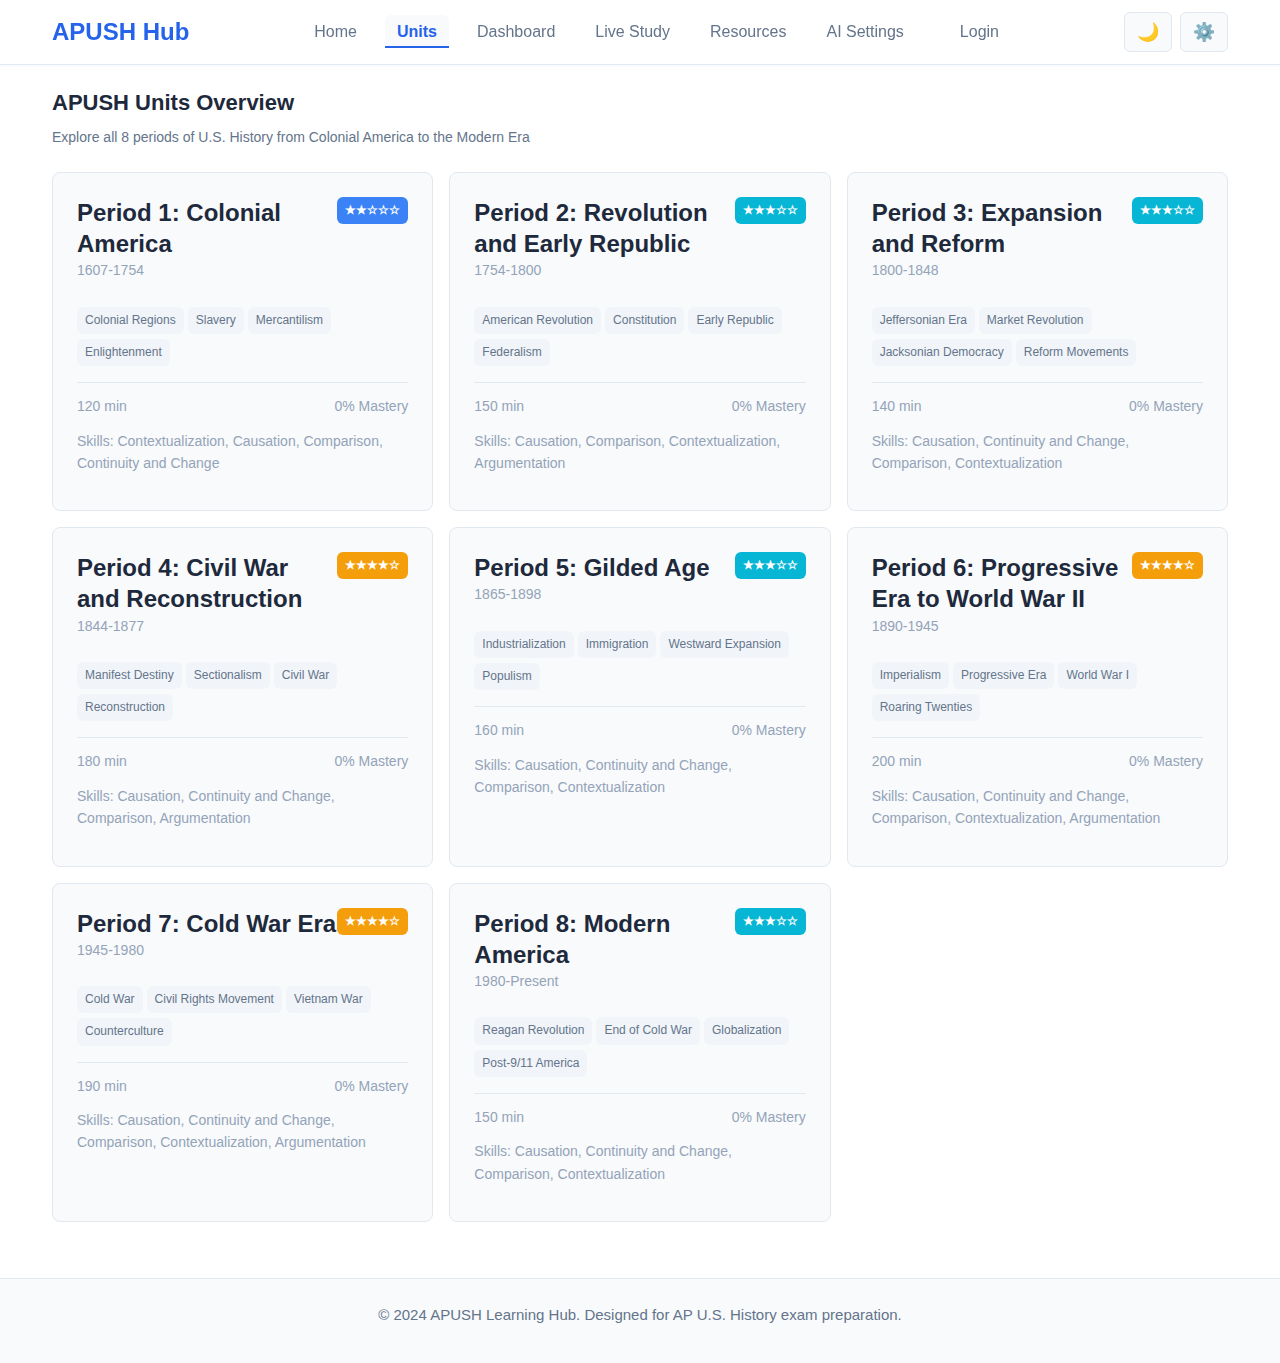
<file: units.html>
<!DOCTYPE html>
<html lang="en">
<head>
    <meta charset="UTF-8">
    <meta name="viewport" content="width=device-width, initial-scale=1.0">
    <meta name="description" content="Explore all APUSH periods - Colonial America through Modern Era">
    <title>APUSH Units Overview | APUSH Learning Hub</title>
    <link rel="stylesheet" href="styles.css">
</head>
<body>
    <nav class="navbar" role="navigation" aria-label="Main navigation">
        <div class="nav-container">
            <a href="index.html" class="logo" aria-label="APUSH Learning Hub Home">
                <span class="logo-text">APUSH Hub</span>
            </a>
            <button class="nav-toggle" aria-label="Toggle navigation menu" aria-expanded="false">
                <span></span>
                <span></span>
                <span></span>
            </button>
            <ul class="nav-menu">
                <li><a href="index.html" class="nav-link">Home</a></li>
                <li><a href="units.html" class="nav-link active" aria-current="page">Units</a></li>
                <li><a href="dashboard.html" class="nav-link">Dashboard</a></li>
                <li><a href="schedule.html" class="nav-link">Live Study</a></li>
                <li><a href="resources.html" class="nav-link">Resources</a></li>
                <li><a href="api-config.html" class="nav-link">AI Settings</a></li>
            </ul>
            <div class="nav-controls">
                <button class="theme-toggle" aria-label="Toggle dark mode" title="Toggle dark mode">
                    <span class="theme-icon">🌙</span>
                </button>
                <button class="motion-toggle" aria-label="Toggle reduced motion" title="Reduce motion">
                    <span class="motion-icon">⚙️</span>
                </button>
            </div>
        </div>
    </nav>

    <main class="main-content">
        <section class="units-header" aria-labelledby="units-heading">
            <div class="container">
                <h1 id="units-heading" class="page-title">APUSH Units Overview</h1>
                <p class="page-subtitle">Explore all 8 periods of U.S. History from Colonial America to the Modern Era</p>
            </div>
        </section>

        <section class="units-grid-section" aria-labelledby="periods-heading">
            <div class="container">
                <h2 id="periods-heading" class="sr-only">APUSH Periods</h2>
                <div class="units-grid" id="units-grid" role="list">
                    <!-- Period cards will be dynamically generated -->
                </div>
            </div>
        </section>
    </main>

    <footer class="footer" role="contentinfo">
        <div class="container">
            <p>&copy; 2024 APUSH Learning Hub. Designed for AP U.S. History exam preparation.</p>
        </div>
    </footer>

    <script src="apush-data.js"></script>
    <script src="user-session.js"></script>
    <script src="script.js"></script>
    <script src="units.js"></script>
</body>
</html>
</file>
<file: styles.css>
/* ============================================
   APUSH Learning Hub - Main Stylesheet
   Mobile-first, WCAG-compliant, responsive design
   ============================================ */

/* CSS Variables for Theming */
:root {
    /* Cohesive Blue-Based Color Palette */
    /* Primary Blues - Main brand colors */
    --primary-50: #eff6ff;
    --primary-100: #dbeafe;
    --primary-200: #bfdbfe;
    --primary-300: #93c5fd;
    --primary-400: #60a5fa;
    --primary-500: #3b82f6;
    --primary-600: #2563eb;
    --primary-700: #1d4ed8;
    --primary-800: #1e40af;
    --primary-900: #1e3a8a;
    
    /* Primary colors using palette */
    --primary-color: var(--primary-600);
    --primary-hover: var(--primary-700);
    --primary-light: var(--primary-500);
    --primary-dark: var(--primary-700);
    
    /* Secondary - Purple/Indigo tones that harmonize with blue */
    --secondary-color: #6366f1;
    --secondary-hover: #4f46e5;
    --secondary-light: #818cf8;
    
    /* Accent - Cyan/Teal from blue family */
    --accent-color: #06b6d4;
    --accent-hover: #0891b2;
    --accent-light: #22d3ee;
    
    /* Status colors - Harmonious with palette */
    --success-color: #10b981;
    --success-light: #34d399;
    --warning-color: #f59e0b;
    --warning-light: #fbbf24;
    --error-color: #ef4444;
    --error-light: #f87171;
    --info-color: var(--primary-500);
    
    /* Neutral backgrounds */
    --bg-primary: #ffffff;
    --bg-secondary: #f8fafc;
    --bg-tertiary: #f1f5f9;
    --bg-hover: #e2e8f0;
    
    /* Text colors */
    --text-primary: #1e293b;
    --text-secondary: #64748b;
    --text-muted: #94a3b8;
    --text-inverse: #ffffff;
    
    /* Borders and dividers */
    --border-color: #e2e8f0;
    --border-hover: var(--primary-300);
    
    /* Shadows with consistent opacity */
    --shadow-sm: 0 1px 2px 0 rgba(37, 99, 235, 0.05);
    --shadow-md: 0 4px 6px -1px rgba(37, 99, 235, 0.1);
    --shadow-lg: 0 10px 15px -3px rgba(37, 99, 235, 0.1);
    --shadow-xl: 0 20px 25px -5px rgba(37, 99, 235, 0.1);
    
    /* Typography */
    --font-sans: -apple-system, BlinkMacSystemFont, 'Segoe UI', Roboto, 'Helvetica Neue', Arial, sans-serif;
    --font-mono: 'Courier New', monospace;
    
    /* Spacing scale */
    --spacing-xs: 0.25rem;
    --spacing-sm: 0.5rem;
    --spacing-md: 0.75rem;
    --spacing-lg: 1rem;
    --spacing-xl: 1.5rem;
    --spacing-2xl: 2rem;
    --spacing-3xl: 3rem;
    
    /* Border radius */
    --border-radius: 0.375rem;
    --border-radius-lg: 0.5rem;
    --border-radius-full: 9999px;
    
    /* Smooth transitions */
    --transition-fast: 150ms cubic-bezier(0.4, 0, 0.2, 1);
    --transition-base: 200ms cubic-bezier(0.4, 0, 0.2, 1);
    --transition-slow: 300ms cubic-bezier(0.4, 0, 0.2, 1);
}

/* Dark Mode - Same palette, adjusted for dark backgrounds */
[data-theme="dark"] {
    /* Primary colors - lighter for dark mode */
    --primary-color: var(--primary-400);
    --primary-hover: var(--primary-500);
    --primary-light: var(--primary-300);
    --primary-dark: var(--primary-500);
    
    /* Secondary */
    --secondary-color: #818cf8;
    --secondary-hover: #6366f1;
    --secondary-light: #a5b4fc;
    
    /* Accent */
    --accent-color: #22d3ee;
    --accent-hover: #06b6d4;
    --accent-light: #67e8f9;
    
    /* Status colors */
    --success-color: #34d399;
    --success-light: #6ee7b7;
    --warning-color: #fbbf24;
    --warning-light: #fcd34d;
    --error-color: #f87171;
    --error-light: #fca5a5;
    --info-color: var(--primary-400);
    
    /* Dark backgrounds */
    --bg-primary: #0f172a;
    --bg-secondary: #1e293b;
    --bg-tertiary: #334155;
    --bg-hover: #475569;
    
    /* Dark text */
    --text-primary: #f1f5f9;
    --text-secondary: #cbd5e1;
    --text-muted: #94a3b8;
    --text-inverse: #1e293b;
    
    /* Dark borders */
    --border-color: #334155;
    --border-hover: var(--primary-500);
    
    /* Dark shadows - more subtle */
    --shadow-sm: 0 1px 2px 0 rgba(0, 0, 0, 0.3);
    --shadow-md: 0 4px 6px -1px rgba(0, 0, 0, 0.4);
    --shadow-lg: 0 10px 15px -3px rgba(0, 0, 0, 0.5);
    --shadow-xl: 0 20px 25px -5px rgba(0, 0, 0, 0.6);
}

/* Reduced Motion */
@media (prefers-reduced-motion: reduce) {
    *,
    *::before,
    *::after {
        animation-duration: 0.01ms !important;
        animation-iteration-count: 1 !important;
        transition-duration: 0.01ms !important;
    }
}

[data-reduced-motion="true"] *,
[data-reduced-motion="true"] *::before,
[data-reduced-motion="true"] *::after {
    animation-duration: 0.01ms !important;
    animation-iteration-count: 1 !important;
    transition-duration: 0.01ms !important;
}

/* Reset and Base Styles */
* {
    margin: 0;
    padding: 0;
    box-sizing: border-box;
}

html {
    font-size: 16px;
    scroll-behavior: smooth;
}

body {
    font-family: var(--font-sans);
    background-color: var(--bg-primary);
    color: var(--text-primary);
    line-height: 1.6;
    min-height: 100vh;
    display: flex;
    flex-direction: column;
    transition: background-color var(--transition-base), color var(--transition-base);
    -webkit-font-smoothing: antialiased;
    -moz-osx-font-smoothing: grayscale;
}

/* Font Size Settings */
[data-font-size="small"] {
    font-size: 14px;
}

[data-font-size="medium"] {
    font-size: 16px;
}

[data-font-size="large"] {
    font-size: 18px;
}

/* High Contrast Mode */
[data-high-contrast="true"] {
    --text-primary: #000000;
    --text-secondary: #333333;
    --border-color: #000000;
    --bg-primary: #ffffff;
    --bg-secondary: #f5f5f5;
}

[data-theme="dark"][data-high-contrast="true"] {
    --text-primary: #ffffff;
    --text-secondary: #e0e0e0;
    --border-color: #ffffff;
    --bg-primary: #000000;
    --bg-secondary: #1a1a1a;
}

/* Typography - Academic Style */
h1, h2, h3, h4, h5, h6 {
    font-weight: 600;
    line-height: 1.3;
    color: var(--text-primary);
    margin-bottom: var(--spacing-md);
}

h1 { font-size: 1.375rem; font-weight: 600; }
h2 { font-size: 1.25rem; font-weight: 600; }
h3 { font-size: 1.125rem; font-weight: 600; }
h4 { font-size: 1rem; font-weight: 600; }
h5 { font-size: 0.9375rem; font-weight: 400; }
h6 { font-size: 0.875rem; font-weight: 400; }

p {
    margin-bottom: var(--spacing-md);
    color: var(--text-secondary);
    font-size: 0.9375rem;
    line-height: 1.6;
}

a {
    color: var(--primary-color);
    text-decoration: none;
    transition: color var(--transition-fast), opacity var(--transition-fast);
}

a:hover {
    color: var(--primary-hover);
    opacity: 0.9;
}

a:focus {
    outline: 2px solid var(--primary-color);
    outline-offset: 2px;
    border-radius: var(--border-radius);
}

/* Container */
.container {
    width: 100%;
    max-width: 1200px;
    margin: 0 auto;
    padding: 0 var(--spacing-md);
}

/* Navigation */
.navbar {
    background-color: var(--bg-primary);
    border-bottom: 1px solid var(--border-color);
    position: sticky;
    top: 0;
    z-index: 1000;
    box-shadow: var(--shadow-sm);
}

.nav-container {
    max-width: 1200px;
    margin: 0 auto;
    padding: var(--spacing-md);
    display: flex;
    align-items: center;
    justify-content: space-between;
    flex-wrap: wrap;
    gap: var(--spacing-md);
}

.logo {
    font-size: 1.5rem;
    font-weight: 700;
    color: var(--primary-color);
}

.nav-menu {
    display: flex;
    list-style: none;
    gap: var(--spacing-lg);
    flex-wrap: wrap;
}

.nav-link {
    color: var(--text-secondary);
    font-weight: 500;
    padding: var(--spacing-sm) var(--spacing-md);
    border-radius: var(--border-radius);
    transition: all var(--transition-fast);
}

.nav-link {
    transition: all var(--transition-base);
    position: relative;
}

.nav-link::after {
    content: '';
    position: absolute;
    bottom: 0;
    left: 50%;
    width: 0;
    height: 2px;
    background: var(--primary-color);
    transform: translateX(-50%);
    transition: width var(--transition-base);
}

.nav-link:hover::after,
.nav-link:focus::after {
    width: 80%;
}

.nav-link:hover,
.nav-link:focus {
    color: var(--primary-color);
    background-color: var(--bg-secondary);
}

.nav-link.active {
    color: var(--primary-color);
    background-color: var(--bg-secondary);
    font-weight: 600;
}

.nav-link.active::after {
    width: 100%;
}

.nav-toggle {
    display: none;
    flex-direction: column;
    gap: 4px;
    background: none;
    border: none;
    cursor: pointer;
    padding: var(--spacing-sm);
}

.nav-toggle span {
    width: 24px;
    height: 2px;
    background-color: var(--text-primary);
    transition: all var(--transition-fast);
}

.nav-controls {
    display: flex;
    gap: var(--spacing-sm);
}

.theme-toggle,
.motion-toggle {
    background: var(--bg-secondary);
    border: 1px solid var(--border-color);
    border-radius: var(--border-radius);
    padding: var(--spacing-sm) var(--spacing-md);
    cursor: pointer;
    font-size: 1.125rem;
    color: var(--text-secondary);
    transition: all var(--transition-base);
    position: relative;
}

.theme-icon,
.motion-icon {
    font-size: 1.125rem;
    display: inline-block;
    transition: transform var(--transition-base);
}

.theme-toggle:hover,
.motion-toggle:hover {
    background-color: var(--bg-tertiary);
    color: var(--primary-color);
    border-color: var(--border-hover);
    transform: translateY(-1px);
    box-shadow: var(--shadow-sm);
}

.theme-toggle:hover .theme-icon,
.motion-toggle:hover .motion-icon {
    transform: scale(1.1);
}

.theme-toggle:hover,
.theme-toggle:focus,
.motion-toggle:hover,
.motion-toggle:focus {
    background-color: var(--bg-secondary);
    outline: 2px solid var(--primary-color);
    outline-offset: 2px;
}

/* Main Content */
.main-content {
    flex: 1;
    padding: var(--spacing-xl) 0;
}

/* Hero Section */
.hero {
    padding: var(--spacing-2xl) 0;
}

.hero-container {
    max-width: 1200px;
    margin: 0 auto;
    padding: 0 var(--spacing-md);
}

.hero-title {
    font-size: 1.375rem;
    text-align: left;
    margin-bottom: var(--spacing-md);
    font-weight: 600;
}

.hero-subtitle {
    font-size: 0.9375rem;
    text-align: left;
    color: var(--text-secondary);
    margin-bottom: var(--spacing-xl);
}

/* Readiness Card */
.readiness-card {
    background-color: var(--bg-secondary);
    border: 1px solid var(--border-color);
    border-radius: var(--border-radius);
    padding: var(--spacing-xl);
    margin-bottom: var(--spacing-xl);
    max-width: none;
}

.readiness-header {
    display: flex;
    justify-content: space-between;
    align-items: center;
    margin-bottom: var(--spacing-md);
}

.readiness-title {
    font-size: 1.25rem;
    margin: 0;
}

.readiness-percentage {
    font-size: 2rem;
    font-weight: 700;
    background: linear-gradient(135deg, var(--primary-600), var(--primary-400), var(--secondary-color));
    -webkit-background-clip: text;
    -webkit-text-fill-color: transparent;
    background-clip: text;
    transition: opacity var(--transition-base);
}

.readiness-card:hover .readiness-percentage {
    opacity: 0.9;
}

.readiness-bar {
    width: 100%;
    height: 12px;
    background-color: var(--bg-tertiary);
    border-radius: 6px;
    overflow: hidden;
    margin-bottom: var(--spacing-sm);
}

.readiness-progress {
    height: 100%;
    background: linear-gradient(90deg, var(--primary-600), var(--primary-400), var(--accent-color));
    background-size: 200% 100%;
    animation: gradient-shift 3s ease infinite;
    transition: width var(--transition-slow);
    border-radius: 6px;
    box-shadow: 0 2px 4px rgba(37, 99, 235, 0.2);
}

@keyframes gradient-shift {
    0%, 100% { background-position: 0% 50%; }
    50% { background-position: 100% 50%; }
}

.readiness-description {
    color: var(--text-muted);
    font-size: 0.875rem;
    margin: 0;
}

/* Action Grid */
.action-grid {
    display: grid;
    grid-template-columns: repeat(auto-fit, minmax(250px, 1fr));
    gap: var(--spacing-lg);
    margin-bottom: var(--spacing-2xl);
}

.action-card {
    background-color: var(--bg-secondary);
    border: 1px solid var(--border-color);
    border-radius: var(--border-radius-lg);
    padding: var(--spacing-xl);
    text-align: left;
    transition: all var(--transition-base);
    cursor: pointer;
    position: relative;
    overflow: hidden;
}

.action-card::before {
    content: '';
    position: absolute;
    left: 0;
    top: 0;
    bottom: 0;
    width: 0;
    background: linear-gradient(180deg, var(--primary-color), var(--accent-color));
    transition: width var(--transition-base);
    opacity: 0.1;
}

.action-card:hover::before,
.action-card:focus::before {
    width: 4px;
}

.action-card:hover,
.action-card:focus {
    background-color: var(--bg-tertiary);
    border-color: var(--border-hover);
    box-shadow: var(--shadow-md);
    transform: translateY(-2px);
}

.action-card:active {
    transform: translateY(0);
    box-shadow: var(--shadow-sm);
}

.action-title {
    font-size: 1.125rem;
    margin-bottom: var(--spacing-sm);
    color: var(--text-primary);
}

.action-description {
    color: var(--text-secondary);
    margin: 0;
    font-size: 0.875rem;
}

/* Quick Stats */
.quick-stats {
    display: grid;
    grid-template-columns: repeat(auto-fit, minmax(150px, 1fr));
    gap: var(--spacing-lg);
    max-width: 800px;
    margin: 0 auto;
}

.stat-item {
    text-align: center;
    padding: var(--spacing-lg);
    background-color: var(--bg-secondary);
    border-radius: var(--border-radius);
}

.stat-value {
    display: block;
    font-size: 2rem;
    font-weight: 700;
    color: var(--primary-color);
    margin-bottom: var(--spacing-xs);
}

.stat-item {
    transition: all var(--transition-base);
    border-radius: var(--border-radius-lg);
}

.stat-item:hover {
    background-color: var(--bg-tertiary);
    transform: translateY(-2px);
    box-shadow: var(--shadow-sm);
}

.stat-item:nth-child(1) .stat-value {
    color: var(--primary-600);
}

.stat-item:nth-child(2) .stat-value {
    color: var(--accent-color);
}

.stat-item:nth-child(3) .stat-value {
    color: var(--secondary-color);
}

.stat-label {
    color: var(--text-secondary);
    font-size: 0.875rem;
}

/* Features Section */
.features {
    padding: var(--spacing-2xl) 0;
    background-color: var(--bg-secondary);
}

.section-title {
    text-align: left;
    margin-bottom: var(--spacing-xl);
    font-size: 1.125rem;
    font-weight: 600;
}

.features-grid {
    display: grid;
    grid-template-columns: repeat(auto-fit, minmax(250px, 1fr));
    gap: var(--spacing-lg);
}

.feature-card {
    background-color: var(--bg-primary);
    border: 1px solid var(--border-color);
    border-radius: var(--border-radius-lg);
    padding: var(--spacing-xl);
    text-align: left;
    transition: all var(--transition-base);
}

.feature-card:hover {
    background-color: var(--bg-secondary);
    border-color: var(--border-hover);
    box-shadow: var(--shadow-md);
    transform: translateY(-2px);
}

.feature-title {
    font-size: 1rem;
    margin-bottom: var(--spacing-sm);
    font-weight: 600;
}

.feature-text {
    color: var(--text-secondary);
    margin: 0;
    font-size: 0.875rem;
    line-height: 1.6;
}

/* Page Headers */
.page-title {
    font-size: 1.375rem;
    margin-bottom: var(--spacing-sm);
    font-weight: 600;
}

.page-subtitle {
    font-size: 0.875rem;
    color: var(--text-secondary);
    margin-bottom: var(--spacing-xl);
}

/* Units Grid */
.units-grid {
    display: grid;
    grid-template-columns: repeat(auto-fill, minmax(300px, 1fr));
    gap: var(--spacing-lg);
}

.unit-card {
    background-color: var(--bg-secondary);
    border: 1px solid var(--border-color);
    border-radius: var(--border-radius-lg);
    padding: var(--spacing-xl);
    transition: all var(--transition-base);
    cursor: pointer;
    position: relative;
}

.unit-card::after {
    content: '';
    position: absolute;
    top: 0;
    left: 0;
    right: 0;
    height: 3px;
    background: linear-gradient(90deg, var(--primary-color), var(--accent-color));
    transform: scaleX(0);
    transition: transform var(--transition-base);
    transform-origin: left;
}

.unit-card:hover::after,
.unit-card:focus::after {
    transform: scaleX(1);
}

.unit-card:hover,
.unit-card:focus {
    background-color: var(--bg-tertiary);
    border-color: var(--border-hover);
    box-shadow: var(--shadow-md);
    transform: translateY(-2px);
}

.unit-card:active {
    transform: translateY(0);
    box-shadow: var(--shadow-sm);
}

.unit-card-header {
    display: flex;
    justify-content: space-between;
    align-items: start;
    margin-bottom: var(--spacing-md);
}

.unit-card-title {
    font-size: 1.5rem;
    margin: 0;
    color: var(--text-primary);
}

.unit-card-dates {
    color: var(--text-muted);
    font-size: 0.875rem;
}

.difficulty-badge {
    display: inline-block;
    padding: var(--spacing-xs) var(--spacing-sm);
    border-radius: var(--border-radius);
    font-size: 0.75rem;
    font-weight: 600;
    margin-bottom: var(--spacing-md);
}

.difficulty-1 { background-color: var(--success-color); color: var(--text-inverse); }
.difficulty-2 { background-color: var(--primary-500); color: var(--text-inverse); }
.difficulty-3 { background-color: var(--accent-color); color: var(--text-inverse); }
.difficulty-4 { background-color: var(--warning-color); color: var(--text-inverse); }
.difficulty-5 { background-color: var(--error-color); color: var(--text-inverse); }

.unit-card-themes {
    margin-bottom: var(--spacing-md);
}

.theme-tag {
    display: inline-block;
    padding: var(--spacing-xs) var(--spacing-sm);
    background-color: var(--bg-tertiary);
    border-radius: var(--border-radius);
    font-size: 0.75rem;
    margin-right: var(--spacing-xs);
    margin-bottom: var(--spacing-xs);
    color: var(--text-secondary);
}

.unit-card-meta {
    display: flex;
    justify-content: space-between;
    align-items: center;
    font-size: 0.875rem;
    color: var(--text-muted);
    margin-top: var(--spacing-md);
    padding-top: var(--spacing-md);
    border-top: 1px solid var(--border-color);
}

/* Dashboard */
.dashboard-grid {
    display: grid;
    grid-template-columns: repeat(auto-fit, minmax(300px, 1fr));
    gap: var(--spacing-lg);
}

.dashboard-card {
    background-color: var(--bg-secondary);
    border: 1px solid var(--border-color);
    border-radius: var(--border-radius);
    padding: var(--spacing-xl);
}

.card-title {
    font-size: 1.5rem;
    margin-bottom: var(--spacing-lg);
    color: var(--text-primary);
}

.overall-stats {
    display: flex;
    flex-direction: column;
    align-items: center;
    gap: var(--spacing-lg);
}

.stat-circle {
    position: relative;
    width: 120px;
    height: 120px;
}

.progress-ring {
    transform: rotate(-90deg);
}

.progress-ring-circle {
    stroke: var(--bg-tertiary);
}

.progress-ring-progress {
    stroke: url(#progress-gradient);
    stroke-linecap: round;
    transition: stroke-dashoffset var(--transition-base);
}

/* Add gradient definition for progress rings */
.stat-circle svg {
    filter: drop-shadow(0 2px 4px rgba(37, 99, 235, 0.2));
}

.stat-circle-content {
    position: absolute;
    top: 50%;
    left: 50%;
    transform: translate(-50%, -50%);
    text-align: center;
}

.stat-circle-value {
    display: block;
    font-size: 2rem;
    font-weight: 700;
    color: var(--primary-color);
}

.stat-circle-label {
    font-size: 0.875rem;
    color: var(--text-secondary);
}

.overall-details {
    width: 100%;
}

.detail-item {
    display: flex;
    justify-content: space-between;
    padding: var(--spacing-sm) 0;
    border-bottom: 1px solid var(--border-color);
}

.detail-item:last-child {
    border-bottom: none;
}

.detail-label {
    color: var(--text-secondary);
}

.detail-value {
    font-weight: 600;
    color: var(--text-primary);
}

.mastery-list {
    list-style: none;
}

.mastery-item {
    display: flex;
    justify-content: space-between;
    align-items: center;
    padding: var(--spacing-md) 0;
    border-bottom: 1px solid var(--border-color);
}

.mastery-item:last-child {
    border-bottom: none;
}

.mastery-period {
    font-weight: 600;
    color: var(--text-primary);
}

.mastery-bar-container {
    flex: 1;
    height: 8px;
    background-color: var(--bg-tertiary);
    border-radius: 4px;
    margin: 0 var(--spacing-md);
    overflow: hidden;
}

.mastery-bar {
    height: 100%;
    background: linear-gradient(90deg, var(--primary-600), var(--primary-400));
    transition: width var(--transition-slow), opacity var(--transition-base);
    border-radius: 4px;
    box-shadow: 0 2px 4px rgba(37, 99, 235, 0.15);
}

.mastery-item:nth-child(odd) .mastery-bar {
    background: linear-gradient(90deg, var(--primary-600), var(--accent-color));
}

.mastery-item:nth-child(even) .mastery-bar {
    background: linear-gradient(90deg, var(--secondary-color), var(--primary-400));
}

.mastery-item:hover .mastery-bar {
    opacity: 0.9;
    box-shadow: 0 2px 6px rgba(37, 99, 235, 0.25);
}

.mastery-percentage {
    font-weight: 600;
    color: var(--primary-600);
    min-width: 50px;
    text-align: right;
    transition: color var(--transition-base);
}

.mastery-item:nth-child(even) .mastery-percentage {
    color: var(--secondary-color);
}

.mastery-item:hover .mastery-percentage {
    color: var(--primary-hover);
}

.mastery-item:nth-child(even) .mastery-percentage {
    color: var(--accent-color);
}

/* Schedule */
.schedule-controls {
    display: flex;
    justify-content: space-between;
    align-items: center;
    margin-bottom: var(--spacing-xl);
    flex-wrap: wrap;
    gap: var(--spacing-md);
}

.view-toggle {
    display: flex;
    gap: var(--spacing-sm);
    border: 1px solid var(--border-color);
    border-radius: var(--border-radius);
    overflow: hidden;
}

.view-btn {
    padding: var(--spacing-sm) var(--spacing-md);
    background-color: var(--bg-primary);
    border: none;
    cursor: pointer;
    transition: all var(--transition-fast);
    color: var(--text-secondary);
}

.view-btn:hover,
.view-btn:focus {
    background-color: var(--bg-secondary);
    outline: none;
}

.view-btn.active {
    background-color: var(--primary-color);
    color: white;
}

.filter-select {
    padding: var(--spacing-sm) var(--spacing-md);
    border: 1px solid var(--border-color);
    border-radius: var(--border-radius);
    background-color: var(--bg-primary);
    color: var(--text-primary);
    font-size: 1rem;
    cursor: pointer;
}

.calendar-container {
    background-color: var(--bg-secondary);
    border: 1px solid var(--border-color);
    border-radius: var(--border-radius);
    padding: var(--spacing-xl);
    margin-bottom: var(--spacing-xl);
}

.calendar-header {
    display: flex;
    justify-content: space-between;
    align-items: center;
    margin-bottom: var(--spacing-lg);
}

.calendar-nav-btn {
    background: none;
    border: 1px solid var(--border-color);
    border-radius: var(--border-radius);
    padding: var(--spacing-sm) var(--spacing-md);
    cursor: pointer;
    font-size: 1.25rem;
    transition: all var(--transition-fast);
}

.calendar-nav-btn:hover,
.calendar-nav-btn:focus {
    background-color: var(--bg-tertiary);
    outline: 2px solid var(--primary-color);
    outline-offset: 2px;
}

.calendar-title {
    font-size: 1.5rem;
    margin: 0;
}

.calendar-grid {
    display: grid;
    grid-template-columns: repeat(7, 1fr);
    gap: var(--spacing-sm);
}

.calendar-day {
    aspect-ratio: 1;
    padding: var(--spacing-sm);
    background-color: var(--bg-primary);
    border: 1px solid var(--border-color);
    border-radius: var(--border-radius);
    cursor: pointer;
    transition: all var(--transition-fast);
}

.calendar-day:hover,
.calendar-day:focus {
    background-color: var(--bg-secondary);
    border-color: var(--primary-color);
    outline: none;
}

.calendar-day.has-session {
    background-color: var(--primary-color);
    color: white;
    border-color: var(--primary-color);
}

.day-number {
    font-weight: 600;
    margin-bottom: var(--spacing-xs);
}

.session-indicator {
    font-size: 0.75rem;
    opacity: 0.9;
}

.sessions-list {
    display: grid;
    gap: var(--spacing-lg);
}

.session-card {
    background-color: var(--bg-secondary);
    border: 1px solid var(--border-color);
    border-radius: var(--border-radius);
    padding: var(--spacing-xl);
}

.session-header {
    display: flex;
    justify-content: space-between;
    align-items: start;
    margin-bottom: var(--spacing-md);
}

.session-title {
    font-size: 1.25rem;
    margin: 0;
}

.session-date {
    color: var(--text-muted);
    font-size: 0.875rem;
}

.session-meta {
    display: flex;
    gap: var(--spacing-lg);
    margin-bottom: var(--spacing-md);
    flex-wrap: wrap;
}

.session-meta-item {
    display: flex;
    align-items: center;
    gap: var(--spacing-xs);
    color: var(--text-secondary);
    font-size: 0.875rem;
}

.rsvp-btn {
    padding: var(--spacing-sm) var(--spacing-lg);
    background-color: var(--primary-color);
    color: white;
    border: none;
    border-radius: var(--border-radius);
    cursor: pointer;
    font-weight: 600;
    transition: all var(--transition-fast);
}

.rsvp-btn:hover,
.rsvp-btn:focus {
    background-color: var(--primary-hover);
    outline: 2px solid var(--primary-color);
    outline-offset: 2px;
}

.rsvp-btn.confirmed {
    background-color: var(--success-color);
}

/* Resources */
.resources-filters {
    display: flex;
    gap: var(--spacing-md);
    margin-bottom: var(--spacing-xl);
    flex-wrap: wrap;
}

.filter-group {
    display: flex;
    flex-direction: column;
    gap: var(--spacing-xs);
}

.filter-label {
    font-size: 0.875rem;
    color: var(--text-secondary);
    font-weight: 500;
}

.resources-grid {
    display: grid;
    grid-template-columns: repeat(auto-fill, minmax(300px, 1fr));
    gap: var(--spacing-lg);
}

.resource-card {
    background-color: var(--bg-secondary);
    border: 1px solid var(--border-color);
    border-radius: var(--border-radius);
    padding: var(--spacing-xl);
    transition: background-color var(--transition-fast), border-color var(--transition-fast);
    cursor: pointer;
}

.resource-card {
    transition: all var(--transition-base);
    border-radius: var(--border-radius-lg);
}

.resource-card:hover,
.resource-card:focus {
    background-color: var(--bg-tertiary);
    border-color: var(--border-hover);
    box-shadow: var(--shadow-md);
    transform: translateY(-2px);
}

.resource-card:active {
    transform: translateY(0);
    box-shadow: var(--shadow-sm);
}

.resource-type {
    display: inline-block;
    padding: var(--spacing-xs) var(--spacing-sm);
    background-color: var(--primary-color);
    color: var(--text-inverse);
    border-radius: var(--border-radius);
    font-size: 0.75rem;
    font-weight: 600;
    margin-bottom: var(--spacing-md);
    transition: all var(--transition-base);
}

.resource-type.tool {
    background-color: var(--secondary-color);
}

.resource-type.practice {
    background-color: var(--accent-color);
}

.resource-type.guide {
    background-color: var(--success-color);
}

.resource-type.timeline {
    background-color: var(--warning-color);
}

.resource-card:hover .resource-type {
    transform: scale(1.05);
    box-shadow: var(--shadow-sm);
}

.resource-title {
    font-size: 1.25rem;
    margin-bottom: var(--spacing-sm);
    color: var(--text-primary);
}

.resource-description {
    color: var(--text-secondary);
    font-size: 0.875rem;
    margin-bottom: var(--spacing-md);
}

.resource-meta {
    display: flex;
    gap: var(--spacing-md);
    font-size: 0.75rem;
    color: var(--text-muted);
}

/* Unit Study Page */
.breadcrumb {
    margin-bottom: var(--spacing-md);
    font-size: 0.875rem;
    color: var(--text-secondary);
}

.breadcrumb a {
    color: var(--primary-color);
}

.breadcrumb-separator {
    margin: 0 var(--spacing-sm);
}

.unit-progress {
    margin-top: var(--spacing-lg);
}

.unit-progress-bar {
    width: 100%;
    height: 8px;
    background-color: var(--bg-tertiary);
    border-radius: 4px;
    overflow: hidden;
    margin-bottom: var(--spacing-sm);
}

.unit-progress-fill {
    height: 100%;
    background-color: var(--primary-color);
    transition: width var(--transition-base);
    border-radius: 4px;
}

.unit-progress-text {
    font-size: 0.875rem;
    color: var(--text-secondary);
}

.unit-tabs {
    display: flex;
    gap: var(--spacing-sm);
    margin-bottom: var(--spacing-xl);
    border-bottom: 2px solid var(--border-color);
    overflow-x: auto;
}

.tab-btn {
    padding: var(--spacing-md) var(--spacing-lg);
    background: none;
    border: none;
    border-bottom: 3px solid transparent;
    cursor: pointer;
    font-size: 1rem;
    font-weight: 500;
    color: var(--text-secondary);
    transition: all var(--transition-fast);
    white-space: nowrap;
}

.tab-btn:hover,
.tab-btn:focus {
    color: var(--primary-color);
    outline: none;
}

.tab-btn.active {
    color: var(--primary-color);
    border-bottom-color: var(--primary-color);
}

.tab-panel {
    display: none;
}

.tab-panel.active {
    display: block;
}

.themes-grid {
    display: grid;
    grid-template-columns: repeat(auto-fill, minmax(200px, 1fr));
    gap: var(--spacing-md);
    margin-bottom: var(--spacing-xl);
}

.theme-card {
    background-color: var(--bg-secondary);
    border: 1px solid var(--border-color);
    border-radius: var(--border-radius);
    padding: var(--spacing-md);
}

.theme-card-title {
    font-size: 1rem;
    margin-bottom: var(--spacing-sm);
}

.timeline {
    position: relative;
    padding: var(--spacing-xl) 0;
}

.timeline::before {
    content: '';
    position: absolute;
    left: 50%;
    top: 0;
    bottom: 0;
    width: 2px;
    background-color: var(--border-color);
    transform: translateX(-50%);
}

.timeline-event {
    position: relative;
    margin-bottom: var(--spacing-2xl);
    display: flex;
    align-items: center;
}

.timeline-event:nth-child(odd) {
    flex-direction: row;
}

.timeline-event:nth-child(even) {
    flex-direction: row-reverse;
}

.timeline-content {
    width: 45%;
    background-color: var(--bg-secondary);
    border: 1px solid var(--border-color);
    border-radius: var(--border-radius);
    padding: var(--spacing-lg);
}

.timeline-date {
    font-weight: 700;
    color: var(--primary-color);
    margin-bottom: var(--spacing-sm);
}

.timeline-title {
    font-size: 1.25rem;
    margin-bottom: var(--spacing-sm);
}

.timeline-description {
    color: var(--text-secondary);
    font-size: 0.875rem;
}

.timeline-marker {
    position: absolute;
    left: 50%;
    transform: translateX(-50%);
    width: 16px;
    height: 16px;
    background-color: var(--primary-color);
    border: 3px solid var(--bg-primary);
    border-radius: 50%;
    z-index: 1;
}

/* Causes & Effects */
.chain-container {
    display: flex;
    flex-direction: column;
    gap: var(--spacing-xl);
}

.chain-item {
    background-color: var(--bg-secondary);
    border: 1px solid var(--border-color);
    border-radius: var(--border-radius);
    padding: var(--spacing-xl);
}

.chain-title {
    font-size: 1.5rem;
    margin-bottom: var(--spacing-lg);
    color: var(--primary-color);
}

.chain-flow {
    display: flex;
    flex-direction: column;
    gap: var(--spacing-md);
}

.chain-step {
    padding: var(--spacing-md);
    background-color: var(--bg-primary);
    border-left: 4px solid var(--primary-color);
    border-radius: var(--border-radius);
}

.chain-step-title {
    font-weight: 600;
    margin-bottom: var(--spacing-xs);
}

.chain-step-description {
    color: var(--text-secondary);
    font-size: 0.875rem;
}

/* Primary Sources */
.sources-grid {
    display: grid;
    grid-template-columns: repeat(auto-fill, minmax(300px, 1fr));
    gap: var(--spacing-lg);
}

.source-card {
    background-color: var(--bg-secondary);
    border: 1px solid var(--border-color);
    border-radius: var(--border-radius);
    padding: var(--spacing-xl);
    cursor: pointer;
    transition: all var(--transition-base);
}

.source-card:hover,
.source-card:focus {
    transform: translateY(-4px);
    box-shadow: var(--shadow-lg);
    border-color: var(--primary-color);
    outline: none;
}

.source-title {
    font-size: 1.25rem;
    margin-bottom: var(--spacing-sm);
}

.source-meta {
    color: var(--text-muted);
    font-size: 0.875rem;
    margin-bottom: var(--spacing-md);
}

.source-preview {
    color: var(--text-secondary);
    font-size: 0.875rem;
    line-height: 1.6;
}

/* Practice */
.practice-type-selector {
    display: flex;
    gap: var(--spacing-sm);
    margin-bottom: var(--spacing-xl);
    border-bottom: 2px solid var(--border-color);
}

.practice-type-btn {
    padding: var(--spacing-md) var(--spacing-lg);
    background: none;
    border: none;
    border-bottom: 3px solid transparent;
    cursor: pointer;
    font-size: 1rem;
    font-weight: 500;
    color: var(--text-secondary);
    transition: all var(--transition-fast);
}

.practice-type-btn:hover,
.practice-type-btn:focus {
    color: var(--primary-color);
    outline: none;
}

.practice-type-btn.active {
    color: var(--primary-color);
    border-bottom-color: var(--primary-color);
}

.practice-question {
    background-color: var(--bg-secondary);
    border: 1px solid var(--border-color);
    border-radius: var(--border-radius);
    padding: var(--spacing-xl);
    margin-bottom: var(--spacing-lg);
}

.question-text {
    font-size: 1.125rem;
    margin-bottom: var(--spacing-lg);
    line-height: 1.8;
}

.question-options {
    list-style: none;
    margin-bottom: var(--spacing-lg);
}

.option-item {
    padding: var(--spacing-md);
    margin-bottom: var(--spacing-sm);
    background-color: var(--bg-primary);
    border: 2px solid var(--border-color);
    border-radius: var(--border-radius);
    cursor: pointer;
    transition: all var(--transition-fast);
}

.option-item:hover,
.option-item:focus {
    border-color: var(--primary-color);
    outline: none;
}

.option-item.selected {
    border-color: var(--primary-color);
    background-color: var(--bg-secondary);
}

.option-item.correct {
    border-color: var(--success-color);
    background-color: rgba(16, 185, 129, 0.1);
}

.option-item.incorrect {
    border-color: var(--error-color);
    background-color: rgba(239, 68, 68, 0.1);
}

.feedback {
    padding: var(--spacing-md);
    border-radius: var(--border-radius);
    margin-top: var(--spacing-md);
}

.feedback.correct {
    background-color: rgba(16, 185, 129, 0.1);
    border: 1px solid var(--success-color);
    color: var(--success-color);
}

.feedback.incorrect {
    background-color: rgba(239, 68, 68, 0.1);
    border: 1px solid var(--error-color);
    color: var(--error-color);
}

.submit-btn {
    padding: var(--spacing-md) var(--spacing-xl);
    background-color: var(--primary-color);
    color: white;
    border: none;
    border-radius: var(--border-radius);
    font-size: 1rem;
    font-weight: 600;
    cursor: pointer;
    transition: all var(--transition-fast);
}

.submit-btn:hover,
.submit-btn:focus {
    background-color: var(--primary-hover);
    outline: 2px solid var(--primary-color);
    outline-offset: 2px;
}

.submit-btn:disabled {
    opacity: 0.6;
    cursor: not-allowed;
}

.next-question-btn {
    background-color: var(--success-color) !important;
}

.next-question-btn:hover,
.next-question-btn:focus {
    background-color: #059669 !important;
    outline: 2px solid var(--success-color);
    outline-offset: 2px;
}

/* Modal */
.modal {
    display: none;
    position: fixed;
    top: 0;
    left: 0;
    width: 100%;
    height: 100%;
    background-color: rgba(0, 0, 0, 0.5);
    z-index: 2000;
    align-items: center;
    justify-content: center;
    padding: var(--spacing-md);
}

.modal.active {
    display: flex;
}

.modal-content {
    background-color: var(--bg-primary);
    border-radius: var(--border-radius);
    max-width: 600px;
    width: 100%;
    max-height: 90vh;
    overflow-y: auto;
    box-shadow: var(--shadow-lg);
}

.modal-large {
    max-width: 900px;
}

.modal-header {
    display: flex;
    justify-content: space-between;
    align-items: center;
    padding: var(--spacing-xl);
    border-bottom: 1px solid var(--border-color);
}

.modal-title {
    font-size: 1.5rem;
    margin: 0;
}

.modal-close {
    background: none;
    border: none;
    font-size: 2rem;
    cursor: pointer;
    color: var(--text-secondary);
    line-height: 1;
    transition: color var(--transition-fast);
}

.modal-close:hover,
.modal-close:focus {
    color: var(--text-primary);
    outline: none;
}

.modal-body {
    padding: var(--spacing-xl);
}

/* DBQ Tool */
.dbq-tool {
    display: grid;
    grid-template-columns: 1fr 1fr;
    gap: var(--spacing-xl);
}

.dbq-section-title {
    font-size: 1.25rem;
    margin-bottom: var(--spacing-md);
}

.dbq-document {
    min-height: 300px;
    padding: var(--spacing-md);
    background-color: var(--bg-secondary);
    border: 1px solid var(--border-color);
    border-radius: var(--border-radius);
    line-height: 1.8;
}

.annotation-controls {
    display: flex;
    gap: var(--spacing-sm);
    margin-bottom: var(--spacing-md);
    flex-wrap: wrap;
}

.annotation-btn {
    padding: var(--spacing-sm) var(--spacing-md);
    background-color: var(--bg-secondary);
    border: 1px solid var(--border-color);
    border-radius: var(--border-radius);
    cursor: pointer;
    font-size: 0.875rem;
    transition: all var(--transition-fast);
}

.annotation-btn:hover,
.annotation-btn:focus {
    background-color: var(--bg-tertiary);
    outline: none;
}

.scorer-form {
    display: flex;
    flex-direction: column;
    gap: var(--spacing-md);
}

.scorer-item {
    display: flex;
    justify-content: space-between;
    align-items: center;
    padding: var(--spacing-sm) 0;
    border-bottom: 1px solid var(--border-color);
}

.scorer-item:last-of-type {
    border-bottom: none;
}

.scorer-total {
    padding: var(--spacing-md);
    background-color: var(--bg-secondary);
    border-radius: var(--border-radius);
    text-align: center;
    font-size: 1.25rem;
}

/* SAQ Practice Modal */
.saq-modal-content {
    max-width: 800px;
}

.saq-practice {
    display: flex;
    flex-direction: column;
    gap: var(--spacing-lg);
}

.saq-progress {
    display: flex;
    justify-content: space-between;
    align-items: center;
    padding: var(--spacing-md);
    background-color: var(--bg-secondary);
    border-radius: var(--border-radius);
}

/* SAQ nav button styles moved to button section above */

.saq-question-container {
    display: flex;
    flex-direction: column;
    gap: var(--spacing-lg);
}

.saq-question {
    font-size: 1.125rem;
    font-weight: 600;
    color: var(--text-primary);
    line-height: 1.6;
    padding: var(--spacing-lg);
    background-color: var(--bg-secondary);
    border-radius: var(--border-radius);
}

.saq-prompt {
    font-size: 1rem;
    color: var(--text-secondary);
    padding-left: var(--spacing-lg);
    border-left: 3px solid var(--primary-500);
}

.saq-answer-section {
    display: flex;
    flex-direction: column;
    gap: var(--spacing-sm);
}

.saq-answer-label {
    font-weight: 600;
    color: var(--text-primary);
}

.saq-answer-input {
    width: 100%;
    padding: var(--spacing-md);
    border: 1px solid var(--border-color);
    border-radius: var(--border-radius);
    background-color: var(--bg-primary);
    color: var(--text-primary);
    font-size: 1rem;
    font-family: var(--font-sans);
    resize: vertical;
    min-height: 120px;
}

.saq-answer-input:focus {
    outline: 2px solid var(--primary-color);
    outline-offset: 2px;
    border-color: var(--primary-color);
}

.saq-answer-hint {
    font-size: 0.875rem;
    color: var(--text-muted);
    font-style: italic;
}

.saq-actions {
    display: flex;
    gap: var(--spacing-md);
    flex-wrap: wrap;
}

.saq-check-btn,
.saq-show-answer-btn {
    padding: var(--spacing-md) var(--spacing-lg);
    border: none;
    border-radius: var(--border-radius);
    cursor: pointer;
    font-size: 1rem;
    font-weight: 600;
    transition: all var(--transition-fast);
}

.saq-check-btn {
    background-color: var(--primary-color);
    color: white;
}

.saq-check-btn:hover {
    background-color: var(--primary-hover);
}

.saq-show-answer-btn {
    background-color: var(--bg-secondary);
    color: var(--text-primary);
    border: 1px solid var(--border-color);
}

.saq-show-answer-btn:hover {
    background-color: var(--bg-tertiary);
}

.saq-feedback {
    padding: var(--spacing-md);
    border-radius: var(--border-radius);
    line-height: 1.6;
}

.saq-feedback.feedback-info {
    background-color: var(--primary-50);
    border-left: 3px solid var(--primary-500);
    color: var(--text-primary);
}

.saq-feedback.feedback-error {
    background-color: rgba(239, 68, 68, 0.1);
    border-left: 3px solid var(--error-color);
    color: var(--error-color);
}

.saq-feedback.feedback-success {
    background-color: rgba(16, 185, 129, 0.1);
    border-left: 3px solid var(--success-color);
    color: var(--text-primary);
}

.saq-sample-answer {
    padding: var(--spacing-lg);
    background-color: var(--bg-secondary);
    border-radius: var(--border-radius);
    border-left: 3px solid var(--success-color);
}

.saq-sample-answer h4 {
    margin-bottom: var(--spacing-md);
    color: var(--text-primary);
}

.saq-sample-answer p {
    line-height: 1.8;
    color: var(--text-secondary);
}

/* Interactive Timeline Modal */
.timeline-modal-content {
    max-width: 900px;
}

.timeline-container {
    display: flex;
    flex-direction: column;
    gap: var(--spacing-xl);
}

.timeline-header {
    text-align: center;
    padding-bottom: var(--spacing-lg);
    border-bottom: 2px solid var(--border-color);
}

.timeline-header h3 {
    font-size: 1.5rem;
    margin-bottom: var(--spacing-sm);
    color: var(--text-primary);
}

.timeline-header p {
    font-size: 1rem;
    color: var(--text-secondary);
}

.timeline-scroll-container {
    position: relative;
    max-height: 60vh;
    overflow-y: auto;
    padding: var(--spacing-lg) 0;
}

.timeline-line {
    position: absolute;
    left: 30px;
    top: 0;
    bottom: 0;
    width: 3px;
    background: linear-gradient(to bottom, var(--primary-600), var(--primary-400), var(--secondary-color));
    z-index: 1;
    border-radius: var(--border-radius-full);
}

.timeline-events {
    position: relative;
    z-index: 2;
}

.timeline-event {
    position: relative;
    display: flex;
    align-items: flex-start;
    margin-bottom: var(--spacing-xl);
    padding-left: 60px;
    cursor: pointer;
    transition: transform var(--transition-base);
}

.timeline-event {
    transition: transform var(--transition-base);
}

.timeline-event:hover {
    transform: translateX(4px);
}

.timeline-event.active {
    transform: translateX(8px);
}

.timeline-event.active .timeline-event-marker {
    background-color: var(--accent-color);
    box-shadow: 0 0 0 4px rgba(14, 165, 233, 0.2);
    transform: scale(1.2);
}

.timeline-event:hover .timeline-event-marker {
    background-color: var(--secondary-color);
}

.timeline-event-marker {
    position: absolute;
    left: 20px;
    top: 8px;
    width: 20px;
    height: 20px;
    background-color: var(--primary-color);
    border: 3px solid var(--bg-primary);
    border-radius: 50%;
    z-index: 3;
    transition: all var(--transition-base);
}

.timeline-event-content {
    background-color: var(--bg-secondary);
    border: 1px solid var(--border-color);
    border-radius: var(--border-radius);
    padding: var(--spacing-lg);
    flex: 1;
    transition: all var(--transition-base);
}

.timeline-event:hover .timeline-event-content,
.timeline-event.active .timeline-event-content {
    background-color: var(--bg-tertiary);
    border-color: var(--primary-color);
    box-shadow: var(--shadow-md);
}

.timeline-event-date {
    font-weight: 600;
    font-size: 0.875rem;
    color: var(--primary-600);
    margin-bottom: var(--spacing-xs);
    transition: color var(--transition-base);
}

.timeline-event:hover .timeline-event-date {
    color: var(--primary-700);
}

.timeline-event-title {
    font-size: 1.125rem;
    font-weight: 600;
    color: var(--text-primary);
    margin-bottom: var(--spacing-sm);
}

.timeline-event-description {
    font-size: 0.9375rem;
    color: var(--text-secondary);
    line-height: 1.6;
}

/* Footer */
.footer {
    background-color: var(--bg-secondary);
    border-top: 1px solid var(--border-color);
    padding: var(--spacing-xl) 0;
    margin-top: var(--spacing-2xl);
    text-align: center;
    color: var(--text-secondary);
    font-size: 0.875rem;
}

/* Screen Reader Only */
.sr-only {
    position: absolute;
    width: 1px;
    height: 1px;
    padding: 0;
    margin: -1px;
    overflow: hidden;
    clip: rect(0, 0, 0, 0);
    white-space: nowrap;
    border-width: 0;
}

/* Responsive Design */
@media (max-width: 768px) {
    .nav-menu {
        display: none;
        width: 100%;
        flex-direction: column;
        margin-top: var(--spacing-md);
    }
    
    .nav-menu.active {
        display: flex;
    }
    
    .nav-toggle {
        display: flex;
    }
    
    .hero-title {
        font-size: 2rem;
    }
    
    .hero-subtitle {
        font-size: 1rem;
    }
    
    .action-grid {
        grid-template-columns: 1fr;
    }
    
    .units-grid {
        grid-template-columns: 1fr;
    }
    
    .dashboard-grid {
        grid-template-columns: 1fr;
    }
    
    .calendar-grid {
        grid-template-columns: repeat(7, 1fr);
        font-size: 0.75rem;
    }
    
    .timeline::before {
        left: 20px;
    }
    
    .timeline-event {
        flex-direction: row !important;
        padding-left: 40px;
    }
    
    .timeline-content {
        width: 100%;
    }
    
    .timeline-marker {
        left: 20px;
    }
    
    .dbq-tool {
        grid-template-columns: 1fr;
    }
    
    .resources-filters {
        flex-direction: column;
    }
}

@media (max-width: 480px) {
    .container {
        padding: 0 var(--spacing-sm);
    }
    
    .page-title {
        font-size: 2rem;
    }
    
    .readiness-card {
        padding: var(--spacing-lg);
    }
    
    .unit-tabs {
        overflow-x: auto;
        -webkit-overflow-scrolling: touch;
    }
}

/* Focus Styles for Accessibility */
*:focus-visible {
    outline: 2px solid var(--primary-color);
    outline-offset: 2px;
}

button:focus-visible,
a:focus-visible,
input:focus-visible,
select:focus-visible,
textarea:focus-visible {
    outline: 2px solid var(--primary-color);
    outline-offset: 2px;
}

/* Button Styles - Smooth and Polished */
button {
    font-family: inherit;
    font-size: 0.875rem;
    font-weight: 500;
    border: 1px solid var(--border-color);
    background-color: var(--bg-primary);
    color: var(--text-primary);
    padding: var(--spacing-sm) var(--spacing-md);
    border-radius: var(--border-radius);
    cursor: pointer;
    transition: all var(--transition-base);
    position: relative;
    overflow: hidden;
}

button::before {
    content: '';
    position: absolute;
    top: 50%;
    left: 50%;
    width: 0;
    height: 0;
    border-radius: 50%;
    background: rgba(37, 99, 235, 0.1);
    transform: translate(-50%, -50%);
    transition: width 0.3s ease, height 0.3s ease;
}

button:hover:not(:disabled)::before {
    width: 300px;
    height: 300px;
}

button:hover:not(:disabled) {
    background-color: var(--bg-secondary);
    border-color: var(--border-hover);
    transform: translateY(-1px);
    box-shadow: var(--shadow-sm);
}

button:active:not(:disabled) {
    transform: translateY(0);
    box-shadow: none;
}

button:focus {
    outline: 2px solid var(--primary-color);
    outline-offset: 2px;
}

button:disabled {
    opacity: 0.5;
    cursor: not-allowed;
    transform: none;
}

.tab-btn,
.practice-type-btn {
    background-color: var(--bg-secondary);
    border: 1px solid var(--border-color);
    color: var(--text-secondary);
    padding: var(--spacing-sm) var(--spacing-md);
    border-radius: var(--border-radius);
    transition: all var(--transition-base);
    font-weight: 500;
}

.tab-btn:hover,
.practice-type-btn:hover {
    border-color: var(--primary-color);
    color: var(--primary-color);
    background-color: var(--primary-50);
}

.tab-btn.active,
.practice-type-btn.active {
    background-color: var(--primary-color);
    color: var(--text-inverse);
    border-color: var(--primary-color);
    box-shadow: var(--shadow-sm);
}

.rsvp-btn {
    background-color: transparent;
    border: 2px solid var(--primary-color);
    color: var(--primary-color);
    font-weight: 500;
    transition: all var(--transition-base);
}

.rsvp-btn:hover {
    background-color: var(--primary-color);
    color: var(--text-inverse);
    transform: translateY(-1px);
    box-shadow: var(--shadow-sm);
}

.rsvp-btn.confirmed {
    background-color: var(--success-color);
    color: var(--text-inverse);
    border-color: var(--success-color);
}

.rsvp-btn.confirmed:hover {
    background-color: var(--success-light);
    border-color: var(--success-light);
}

.saq-nav-btn {
    background-color: var(--bg-secondary);
    border: 1px solid var(--border-color);
    color: var(--text-primary);
    transition: all var(--transition-base);
}

.saq-nav-btn:hover:not(:disabled) {
    background-color: var(--primary-color);
    color: var(--text-inverse);
    border-color: var(--primary-color);
}

.saq-check-btn {
    background-color: var(--primary-color);
    color: var(--text-inverse);
    border-color: var(--primary-color);
    font-weight: 500;
}

.saq-check-btn:hover {
    background-color: var(--primary-hover);
    border-color: var(--primary-hover);
    transform: translateY(-1px);
    box-shadow: var(--shadow-sm);
}

.saq-show-answer-btn {
    background-color: var(--bg-secondary);
    border: 1px solid var(--border-color);
    color: var(--text-primary);
    transition: all var(--transition-base);
}

.saq-show-answer-btn:hover {
    background-color: var(--bg-tertiary);
    border-color: var(--border-hover);
}

/* API Config Page */
.api-config-section {
    padding: var(--spacing-2xl) 0;
}

.config-card {
    max-width: 800px;
    margin: 0 auto;
    background-color: var(--bg-secondary);
    border: 1px solid var(--border-color);
    border-radius: var(--border-radius);
    padding: var(--spacing-xl);
}

.config-form {
    margin-bottom: var(--spacing-xl);
}

.config-label {
    display: block;
    font-weight: 600;
    margin-bottom: var(--spacing-sm);
    color: var(--text-primary);
}

.config-help {
    margin-left: var(--spacing-xs);
    color: var(--text-muted);
    cursor: help;
}

.config-input {
    width: 100%;
    padding: var(--spacing-md);
    border: 1px solid var(--border-color);
    border-radius: var(--border-radius);
    background-color: var(--bg-primary);
    color: var(--text-primary);
    font-size: 1rem;
    font-family: var(--font-mono);
    margin-bottom: var(--spacing-sm);
}

.config-input:focus {
    outline: 2px solid var(--primary-color);
    outline-offset: 2px;
    border-color: var(--primary-color);
}

.config-description {
    font-size: 0.875rem;
    color: var(--text-secondary);
    margin-bottom: var(--spacing-md);
}

.config-status {
    padding: var(--spacing-md);
    background-color: var(--bg-tertiary);
    border-radius: var(--border-radius);
    margin-bottom: var(--spacing-lg);
}

.config-actions {
    display: flex;
    gap: var(--spacing-md);
    flex-wrap: wrap;
}

.config-info {
    padding-top: var(--spacing-xl);
    border-top: 1px solid var(--border-color);
}

.config-info h3 {
    font-size: 1.25rem;
    margin-bottom: var(--spacing-md);
}

.config-info ul {
    list-style: none;
    padding: 0;
}

.config-info li {
    padding: var(--spacing-sm) 0;
    color: var(--text-secondary);
}

/* Print Styles */
@media print {
    .navbar,
    .footer,
    .nav-controls,
    .schedule-controls,
    .resources-filters {
        display: none;
    }
    
    .main-content {
        padding: 0;
    }
}

/* Sources Section */
.sources-section {
    padding: var(--spacing-2xl) 0;
    border-top: 1px solid var(--border-color);
}

.sources-grid {
    display: grid;
    grid-template-columns: repeat(auto-fit, minmax(220px, 1fr));
    gap: var(--spacing-lg);
}

.source-card {
    background-color: var(--bg-secondary);
    border: 1px solid var(--border-color);
    border-radius: var(--border-radius-lg);
    padding: var(--spacing-lg);
    display: flex;
    flex-direction: column;
    transition: all var(--transition-base);
}

.source-card:hover {
    background-color: var(--bg-tertiary);
    transform: translateY(-2px);
    box-shadow: var(--shadow-sm);
}

.source-title {
    font-size: 1rem;
    margin-bottom: var(--spacing-xs);
    color: var(--primary-color);
}

.source-text {
    font-size: 0.8125rem;
    margin-bottom: var(--spacing-md);
    flex-grow: 1;
}

.source-link {
    font-size: 0.8125rem;
    font-weight
</file>
